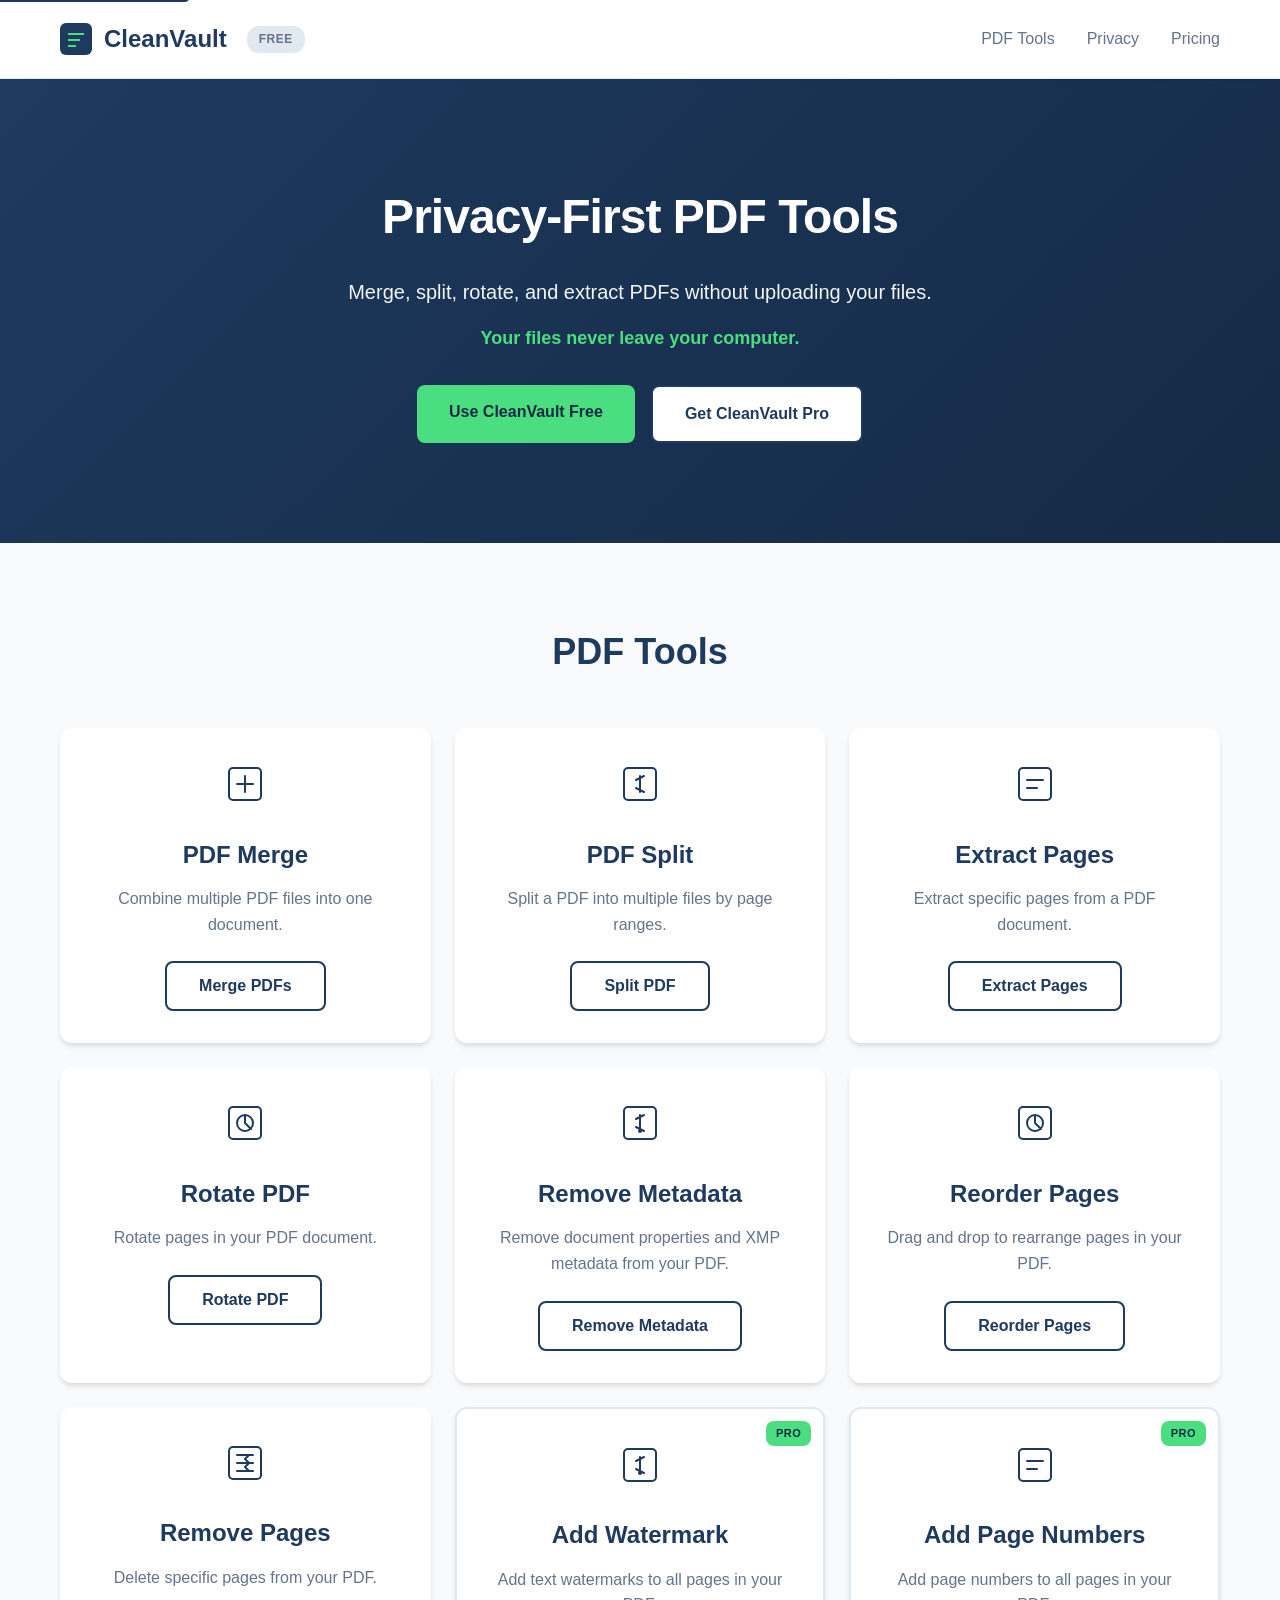
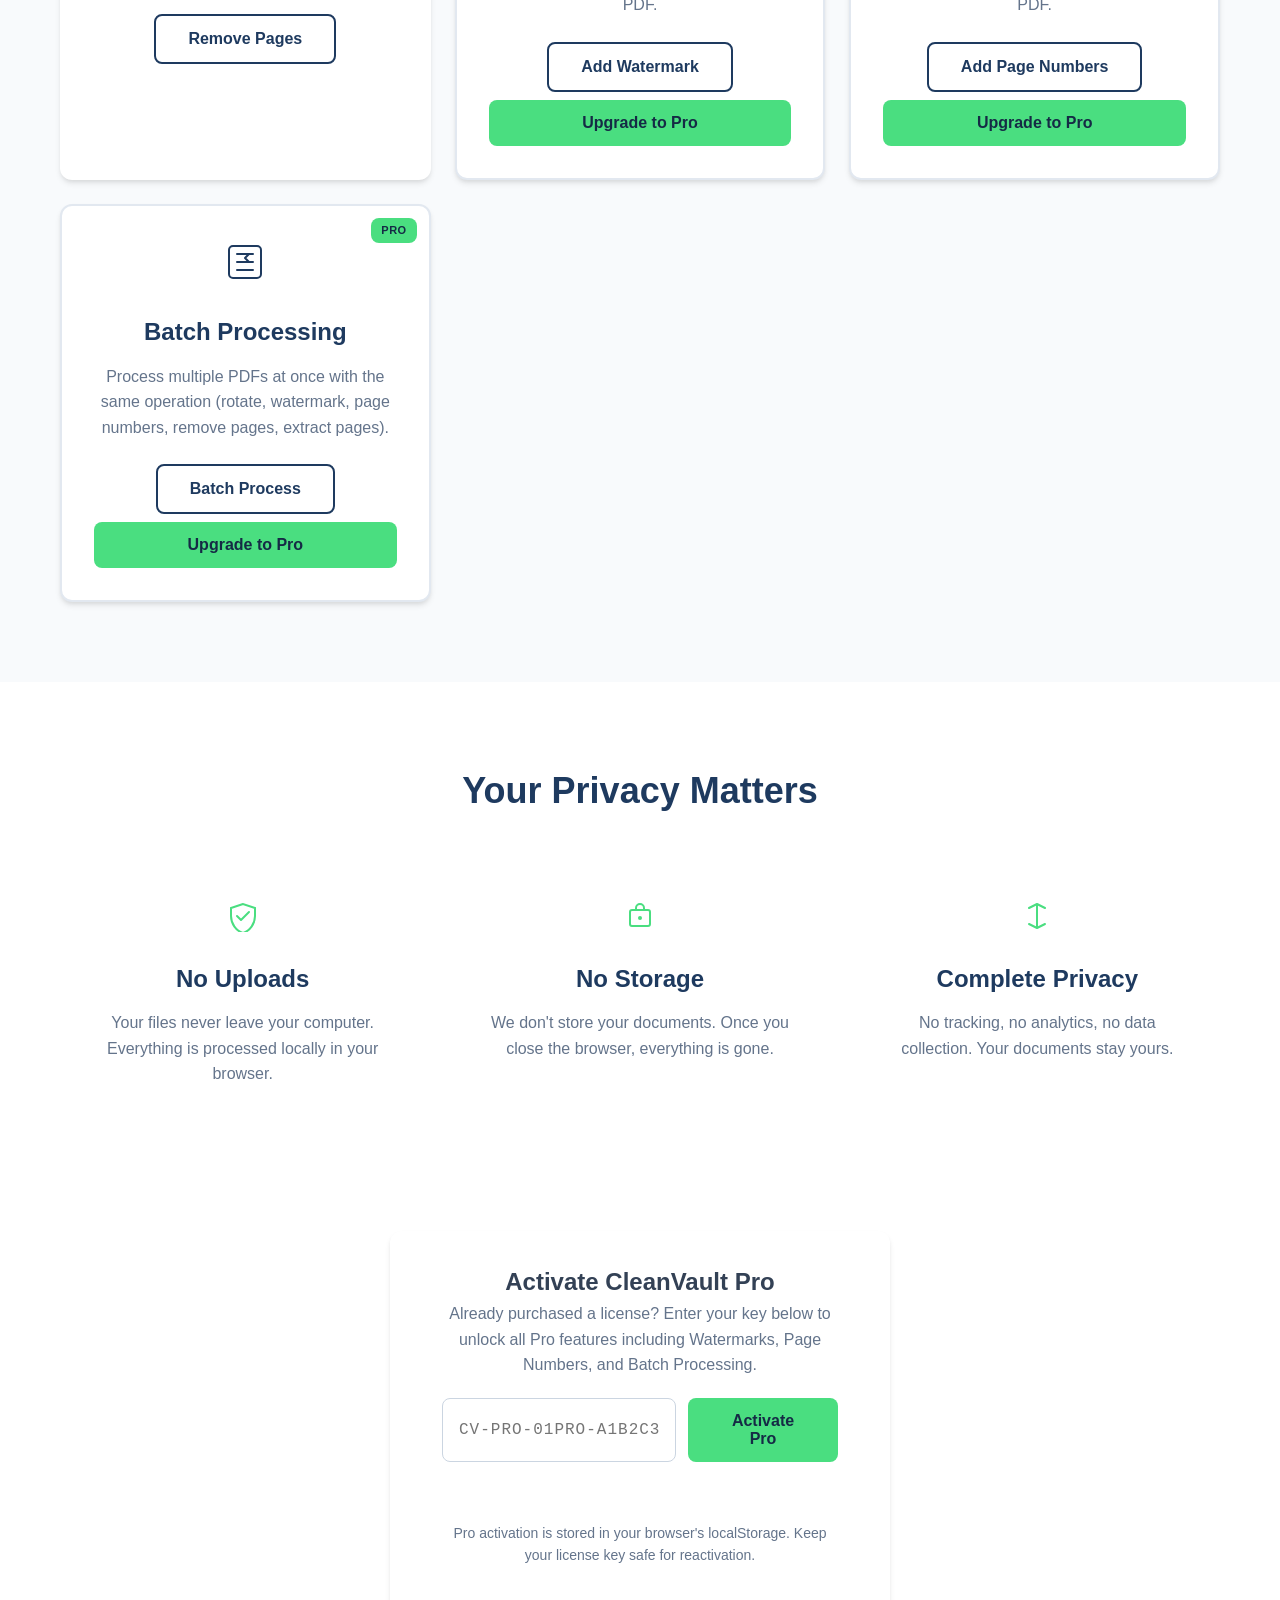
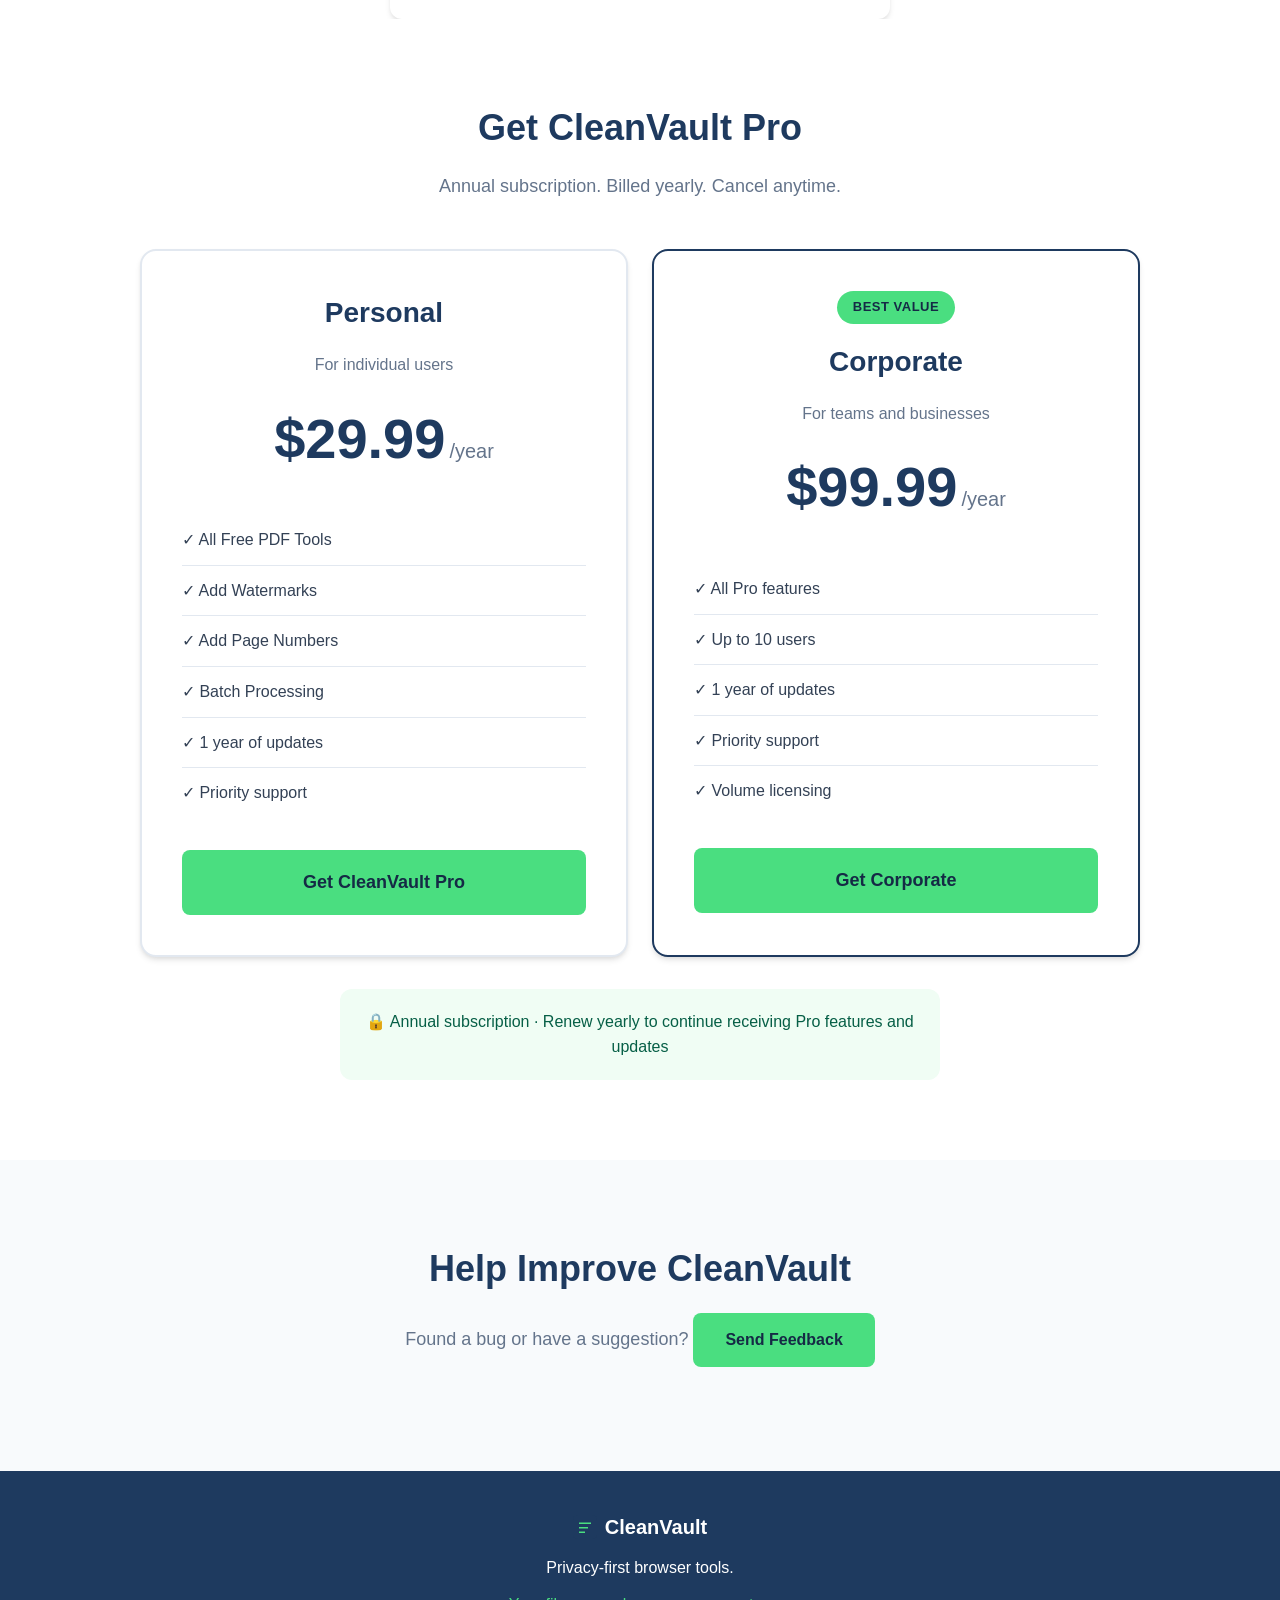
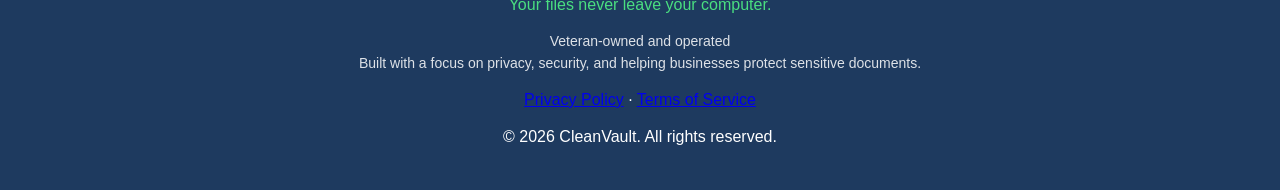
<file: index.html>
<!DOCTYPE html>
<html lang="en">
<head>
    <meta charset="UTF-8">
    <meta name="viewport" content="width=device-width, initial-scale=1.0">
    <meta name="description" content="Free privacy-first PDF tools that run in your browser. Merge, split, extract, rotate, and remove metadata from PDFs without uploading files. 100% local processing, complete privacy.">
    <meta name="keywords" content="privacy-first PDF tools, private PDF tools, browser-based PDF tools, PDF tools without uploading, local PDF processing, secure PDF tools, merge PDF, split PDF, extract PDF pages, remove PDF metadata, reorder PDF pages, rotate PDF, free PDF tools, online PDF tools">
    <meta name="author" content="CleanVault">
    <meta name="robots" content="index, follow">
    <meta name="googlebot" content="index, follow">
    
    <!-- Canonical URL -->
    <link rel="canonical" href="https://cleanvault.github.io/">
    
    <!-- Open Graph / Facebook -->
    <meta property="og:type" content="website">
    <meta property="og:url" content="https://cleanvault.github.io/">
    <meta property="og:title" content="CleanVault - Privacy-First PDF Tools That Run In Your Browser">
    <meta property="og:description" content="Free privacy-first PDF tools. Merge, split, extract, rotate PDFs without uploading files. 100% local processing in your browser. Complete privacy.">
    <meta property="og:image" content="https://cleanvault.github.io/assets/logo.svg">
    <meta property="og:image:width" content="512">
    <meta property="og:image:height" content="512">
    <meta property="og:locale" content="en_US">
    <meta property="og:site_name" content="CleanVault">
    
    <!-- Twitter -->
    <meta name="twitter:card" content="summary_large_image">
    <meta name="twitter:url" content="https://cleanvault.github.io/">
    <meta name="twitter:title" content="CleanVault - Privacy-First PDF Tools That Run In Your Browser">
    <meta name="twitter:description" content="Free privacy-first PDF tools. Merge, split, extract, rotate PDFs without uploading files. 100% local processing in your browser.">
    <meta name="twitter:image" content="https://cleanvault.github.io/assets/logo.svg">
    
    <!-- Favicon -->
    <link rel="icon" type="image/x-icon" href="assets/favicon.ico">
    <link rel="icon" type="image/png" sizes="16x16" href="assets/favicon-16x16.png">
    <link rel="icon" type="image/png" sizes="32x32" href="assets/favicon-32x32.png">
    <link rel="icon" type="image/png" sizes="48x48" href="assets/favicon-48x48.png">
    <link rel="apple-touch-icon" sizes="180x180" href="assets/apple-touch-icon.png">
    <link rel="icon" type="image/svg+xml" href="assets/logo.svg">
    
    <!-- Stylesheet -->
    <link rel="stylesheet" href="style.css">
    
    <!-- Structured Data / Schema.org -->
    <script type="application/ld+json">
    {
        "@context": "https://schema.org",
        "@type": "WebApplication",
        "name": "CleanVault",
        "applicationCategory": "UtilityApplication",
        "operatingSystem": "Any (Browser-based)",
        "offers": [
            {
                "@type": "Offer",
                "name": "CleanVault Free",
                "price": "0",
                "priceCurrency": "USD",
                "description": "Free PDF tools with daily usage limits"
            },
            {
                "@type": "Offer",
                "name": "CleanVault Pro Personal",
                "price": "29.99",
                "priceCurrency": "USD",
                "description": "Annual subscription for individual users with unlimited access"
            },
            {
                "@type": "Offer",
                "name": "CleanVault Pro Corporate",
                "price": "99.99",
                "priceCurrency": "USD",
                "description": "Annual subscription for teams up to 10 users"
            }
        ],
        "description": "Privacy-first PDF tools that run entirely in your browser. Merge, split, extract, rotate, and manage PDFs without uploading files. 100% local processing ensures complete privacy.",
        "url": "https://cleanvault.github.io",
        "featureList": [
            "Merge PDF files",
            "Split PDF by page ranges",
            "Extract specific pages",
            "Rotate PDF pages",
            "Remove PDF metadata",
            "Reorder PDF pages",
            "Remove pages from PDF",
            "Add watermarks (Pro)",
            "Add page numbers (Pro)",
            "Batch processing (Pro)"
        ],
        "screenshot": "https://cleanvault.github.io/assets/logo.svg",
        "softwareVersion": "1.0.0",
        "creator": {
            "@type": "Organization",
            "name": "CleanVault"
        },
        "applicationSubCategory": "PDF Tools",
        "permissions": "browser-only",
        "availableOnChannel": "https://cleanvault.github.io"
    }
    </script>
    
    <title>CleanVault - Privacy-First PDF Tools That Run In Your Browser | Free PDF Tools</title>
</head>
<body>
    <!-- Skip to main content link for accessibility -->
    <a href="#main-content" class="skip-link">Skip to main content</a>
    
    <!-- Header -->
    <header class="header" role="banner">
        <div class="container">
            <div class="logo">
                <svg class="logo-icon" width="32" height="32" viewBox="0 0 32 32" fill="none" xmlns="http://www.w3.org/2000/svg" aria-label="CleanVault logo" role="img">
                    <title>CleanVault Logo</title>
                    <rect width="32" height="32" rx="6" fill="#1e3a5f"/>
                    <path d="M8 10h16v2H8zM8 16h12v2H8zM8 22h8v2H8z" fill="#4ade80"/>
                </svg>
                <span class="logo-text">CleanVault</span>
                <span id="pro-badge" class="pro-badge" aria-label="Free tier">Free</span>
            </div>
            <nav class="nav" role="navigation" aria-label="Main navigation">
                <a href="#tools">PDF Tools</a>
                <a href="#privacy">Privacy</a>
                <a href="#pricing">Pricing</a>
            </nav>
        </div>
    </header>

    <!-- Hero Section -->
    <section class="hero" aria-labelledby="hero-heading">
        <div class="container">
            <h1 id="hero-heading">Privacy-First PDF Tools</h1>
            <p class="hero-subtitle">Merge, split, rotate, and extract PDFs without uploading your files.</p>
            <p class="hero-tagline">Your files never leave your computer.</p>
            <div class="hero-buttons">
                <a href="#tools" class="btn btn-primary">Use CleanVault Free</a>
                <a href="#pricing" class="btn btn-secondary">Get CleanVault Pro</a>
            </div>
        </div>
    </section>

    <!-- Tools Section -->
    <section id="tools" class="tools" aria-labelledby="tools-heading">
        <div class="container">
            <h2 id="tools-heading">PDF Tools</h2>
            <div class="tools-grid">
                <!-- Merge PDF Card -->
                <article class="tool-card" aria-labelledby="merge-heading">
                    <div class="tool-icon">
                        <svg width="48" height="48" viewBox="0 0 48 48" fill="none" xmlns="http://www.w3.org/2000/svg" aria-label="Merge PDF icon" role="img">
                            <title>Merge PDF Icon</title>
                            <rect x="8" y="8" width="32" height="32" rx="4" stroke="currentColor" stroke-width="2"/>
                            <path d="M24 16v16M16 24h16" stroke="currentColor" stroke-width="2" stroke-linecap="round"/>
                        </svg>
                    </div>
                    <h3 id="merge-heading">PDF Merge</h3>
                    <p>Combine multiple PDF files into one document.</p>
                    <button class="btn btn-secondary" onclick="showTool('merge')" aria-label="Merge PDF files">Merge PDFs</button>
                </article>

                <!-- Split PDF Card -->
                <article class="tool-card" aria-labelledby="split-heading">
                    <div class="tool-icon">
                        <svg width="48" height="48" viewBox="0 0 48 48" fill="none" xmlns="http://www.w3.org/2000/svg" aria-label="Split PDF icon" role="img">
                            <title>Split PDF Icon</title>
                            <rect x="8" y="8" width="32" height="32" rx="4" stroke="currentColor" stroke-width="2"/>
                            <path d="M24 16v16M20 20l8-4M20 28l8 4" stroke="currentColor" stroke-width="2" stroke-linecap="round" stroke-linejoin="round"/>
                        </svg>
                    </div>
                    <h3 id="split-heading">PDF Split</h3>
                    <p>Split a PDF into multiple files by page ranges.</p>
                    <button class="btn btn-secondary" onclick="showTool('split')" aria-label="Split PDF file">Split PDF</button>
                </article>

                <!-- Extract Pages Card -->
                <article class="tool-card" aria-labelledby="extract-heading">
                    <div class="tool-icon">
                        <svg width="48" height="48" viewBox="0 0 48 48" fill="none" xmlns="http://www.w3.org/2000/svg" aria-label="Extract pages icon" role="img">
                            <title>Extract Pages Icon</title>
                            <rect x="8" y="8" width="32" height="32" rx="4" stroke="currentColor" stroke-width="2"/>
                            <path d="M16 20h16M16 28h10" stroke="currentColor" stroke-width="2" stroke-linecap="round"/>
                        </svg>
                    </div>
                    <h3 id="extract-heading">Extract Pages</h3>
                    <p>Extract specific pages from a PDF document.</p>
                    <button class="btn btn-secondary" onclick="showTool('extract')" aria-label="Extract pages from PDF">Extract Pages</button>
                </article>

                <!-- Rotate PDF Card -->
                <article class="tool-card" aria-labelledby="rotate-heading">
                    <div class="tool-icon">
                        <svg width="48" height="48" viewBox="0 0 48 48" fill="none" xmlns="http://www.w3.org/2000/svg" aria-label="Rotate PDF icon" role="img">
                            <title>Rotate PDF Icon</title>
                            <rect x="8" y="8" width="32" height="32" rx="4" stroke="currentColor" stroke-width="2"/>
                            <path d="M24 16v8l6 6" stroke="currentColor" stroke-width="2" stroke-linecap="round" stroke-linejoin="round"/>
                            <path d="M24 32a8 8 0 100-16 8 8 0 000 16z" stroke="currentColor" stroke-width="2"/>
                        </svg>
                    </div>
                    <h3 id="rotate-heading">Rotate PDF</h3>
                    <p>Rotate pages in your PDF document.</p>
                    <button class="btn btn-secondary" onclick="showTool('rotate')" aria-label="Rotate PDF pages">Rotate PDF</button>
                </article>

                <!-- Remove Metadata Card -->
                <article class="tool-card" aria-labelledby="metadata-heading">
                    <div class="tool-icon">
                        <svg width="48" height="48" viewBox="0 0 48 48" fill="none" xmlns="http://www.w3.org/2000/svg" aria-label="Remove metadata icon" role="img">
                            <title>Remove Metadata Icon</title>
                            <rect x="8" y="8" width="32" height="32" rx="4" stroke="currentColor" stroke-width="2"/>
                            <path d="M24 16v16M20 20l8-4M20 28l8 4" stroke="currentColor" stroke-width="2" stroke-linecap="round" stroke-linejoin="round"/>
                            <circle cx="24" cy="32" r="2" fill="currentColor"/>
                        </svg>
                    </div>
                    <h3 id="metadata-heading">Remove Metadata</h3>
                    <p>Remove document properties and XMP metadata from your PDF.</p>
                    <button class="btn btn-secondary" onclick="showTool('remove-metadata')" aria-label="Remove metadata from PDF">Remove Metadata</button>
                </article>

                <!-- Reorder Pages Card -->
                <article class="tool-card" aria-labelledby="reorder-heading">
                    <div class="tool-icon">
                        <svg width="48" height="48" viewBox="0 0 48 48" fill="none" xmlns="http://www.w3.org/2000/svg" aria-label="Reorder pages icon" role="img">
                            <title>Reorder Pages Icon</title>
                            <rect x="8" y="8" width="32" height="32" rx="4" stroke="currentColor" stroke-width="2"/>
                            <path d="M24 16v8l6 6M24 32a8 8 0 100-16 8 8 0 000 16z" stroke="currentColor" stroke-width="2" stroke-linecap="round" stroke-linejoin="round"/>
                        </svg>
                    </div>
                    <h3 id="reorder-heading">Reorder Pages</h3>
                    <p>Drag and drop to rearrange pages in your PDF.</p>
                    <button class="btn btn-secondary" onclick="showTool('reorder')" aria-label="Reorder PDF pages">Reorder Pages</button>
                </article>

                <!-- Remove Pages Card -->
                <article class="tool-card" aria-labelledby="remove-heading">
                    <div class="tool-icon">
                        <svg width="48" height="48" viewBox="0 0 48 48" fill="none" xmlns="http://www.w3.org/2000/svg" aria-label="Remove pages icon" role="img">
                            <title>Remove Pages Icon</title>
                            <rect x="8" y="8" width="32" height="32" rx="4" stroke="currentColor" stroke-width="2"/>
                            <path d="M16 16h16M16 24h16M16 32h16" stroke="currentColor" stroke-width="2" stroke-linecap="round"/>
                            <path d="M28 16l-4 4 4 4M28 32l-4-4 4-4" stroke="currentColor" stroke-width="2" stroke-linecap="round" stroke-linejoin="round"/>
                        </svg>
                    </div>
                    <h3 id="remove-heading">Remove Pages</h3>
                    <p>Delete specific pages from your PDF.</p>
                    <button class="btn btn-secondary" onclick="showTool('remove')" aria-label="Remove pages from PDF">Remove Pages</button>
                </article>

                <!-- Watermark Card (Pro) -->
                <article class="tool-card pro-tool" aria-labelledby="watermark-heading">
                    <div class="pro-badge-card">Pro</div>
                    <div class="tool-icon">
                        <svg width="48" height="48" viewBox="0 0 48 48" fill="none" xmlns="http://www.w3.org/2000/svg" aria-label="Add watermark icon" role="img">
                            <title>Add Watermark Icon</title>
                            <rect x="8" y="8" width="32" height="32" rx="4" stroke="currentColor" stroke-width="2"/>
                            <path d="M24 16v16M20 20l8-4M20 28l8 4" stroke="currentColor" stroke-width="2" stroke-linecap="round" stroke-linejoin="round"/>
                            <circle cx="24" cy="32" r="2" fill="currentColor"/>
                        </svg>
                    </div>
                    <h3 id="watermark-heading">Add Watermark</h3>
                    <p>Add text watermarks to all pages in your PDF.</p>
                    <button class="btn btn-secondary" onclick="showTool('watermark')" aria-label="Add watermark to PDF">Add Watermark</button>
                    <button class="btn btn-upgrade" onclick="showUpgradeModal()" aria-label="Upgrade to Pro version">Upgrade to Pro</button>
                </article>

                <!-- Page Numbers Card (Pro) -->
                <article class="tool-card pro-tool" aria-labelledby="pagenumbers-heading">
                    <div class="pro-badge-card">Pro</div>
                    <div class="tool-icon">
                        <svg width="48" height="48" viewBox="0 0 48 48" fill="none" xmlns="http://www.w3.org/2000/svg" aria-label="Add page numbers icon" role="img">
                            <title>Add Page Numbers Icon</title>
                            <rect x="8" y="8" width="32" height="32" rx="4" stroke="currentColor" stroke-width="2"/>
                            <path d="M16 20h16M16 28h10" stroke="currentColor" stroke-width="2" stroke-linecap="round"/>
                        </svg>
                    </div>
                    <h3 id="pagenumbers-heading">Add Page Numbers</h3>
                    <p>Add page numbers to all pages in your PDF.</p>
                    <button class="btn btn-secondary" onclick="showTool('pagenumbers')" aria-label="Add page numbers to PDF">Add Page Numbers</button>
                    <button class="btn btn-upgrade" onclick="showUpgradeModal()" aria-label="Upgrade to Pro version">Upgrade to Pro</button>
                </article>

                <!-- Batch Processing Card (Pro) -->
                <article class="tool-card pro-tool" aria-labelledby="batch-heading">
                    <div class="pro-badge-card">Pro</div>
                    <div class="tool-icon">
                        <svg width="48" height="48" viewBox="0 0 48 48" fill="none" xmlns="http://www.w3.org/2000/svg" aria-label="Batch processing icon" role="img">
                            <title>Batch Processing Icon</title>
                            <rect x="8" y="8" width="32" height="32" rx="4" stroke="currentColor" stroke-width="2"/>
                            <path d="M16 16h16M16 24h16M16 32h16" stroke="currentColor" stroke-width="2" stroke-linecap="round"/>
                            <path d="M28 16l-4 4 4 4" stroke="currentColor" stroke-width="2" stroke-linecap="round" stroke-linejoin="round"/>
                        </svg>
                    </div>
                    <h3 id="batch-heading">Batch Processing</h3>
                    <p>Process multiple PDFs at once with the same operation (rotate, watermark, page numbers, remove pages, extract pages).</p>
                    <button class="btn btn-secondary" onclick="showTool('batch')" aria-label="Batch process PDF files">Batch Process</button>
                    <button class="btn btn-upgrade" onclick="showUpgradeModal()" aria-label="Upgrade to Pro version">Upgrade to Pro</button>
                </article>
            </div>
        </div>
    </section>

    <!-- Main Content -->
    <main id="main-content">
    <!-- Tool Interface Section -->
    <section id="tool-interface" class="tool-interface" style="display: none;" aria-label="PDF tool interface">
        <div class="container">
            <button class="btn-back" onclick="hideTool()" aria-label="Back to tools list">← Back to Tools</button>
            <div id="tool-content"></div>
        </div>
    </section>

    <!-- Privacy Section -->
    <section id="privacy" class="privacy" aria-labelledby="privacy-heading">
        <div class="container">
            <h2 id="privacy-heading">Your Privacy Matters</h2>
            <div class="privacy-content">
                <div class="privacy-item">
                    <svg width="32" height="32" viewBox="0 0 32 32" fill="none" xmlns="http://www.w3.org/2000/svg" aria-label="No uploads icon" role="img">
                        <title>No Uploads Icon</title>
                        <path d="M16 4L4 8v8c0 7.7 5.1 14.9 12 17 6.9-2.1 12-9.3 12-17V8L16 4z" stroke="currentColor" stroke-width="2" fill="none"/>
                        <path d="M10 16l4 4 8-8" stroke="currentColor" stroke-width="2" stroke-linecap="round" stroke-linejoin="round"/>
                    </svg>
                    <h3>No Uploads</h3>
                    <p>Your files never leave your computer. Everything is processed locally in your browser.</p>
                </div>
                <div class="privacy-item">
                    <svg width="32" height="32" viewBox="0 0 32 32" fill="none" xmlns="http://www.w3.org/2000/svg" aria-label="No storage icon" role="img">
                        <title>No Storage Icon</title>
                        <rect x="6" y="10" width="20" height="16" rx="2" stroke="currentColor" stroke-width="2" fill="none"/>
                        <path d="M12 10V8a4 4 0 018 0v2" stroke="currentColor" stroke-width="2" fill="none"/>
                        <circle cx="16" cy="18" r="2" fill="currentColor"/>
                    </svg>
                    <h3>No Storage</h3>
                    <p>We don't store your documents. Once you close the browser, everything is gone.</p>
                </div>
                <div class="privacy-item">
                    <svg width="32" height="32" viewBox="0 0 32 32" fill="none" xmlns="http://www.w3.org/2000/svg" aria-label="Complete privacy icon" role="img">
                        <title>Complete Privacy Icon</title>
                        <path d="M16 4v24M8 8l8-4 8 4M8 24l8 4 8-4" stroke="currentColor" stroke-width="2" stroke-linecap="round" stroke-linejoin="round"/>
                    </svg>
                    <h3>Complete Privacy</h3>
                    <p>No tracking, no analytics, no data collection. Your documents stay yours.</p>
                </div>
            </div>
        </div>
    </section>

    <!-- License Activation Section -->
    <section id="activation" class="activation-section" aria-labelledby="activation-heading">
        <div class="container">
            <h2 id="activation-heading">Activate CleanVault Pro</h2>
            <p>Already purchased a license? Enter your key below to unlock all Pro features including Watermarks, Page Numbers, and Batch Processing.</p>
            <div class="activation-form">
                <label for="license-input" class="visually-hidden">License Key</label>
                <input type="text" id="license-input" placeholder="CV-PRO-01PRO-A1B2C3D4-20271231ABCDEF1234567890" class="license-input" aria-describedby="activation-hint">
                <button id="activate-btn" class="btn btn-primary">Activate Pro</button>
            </div>
            <p id="activation-status" class="activation-status" aria-live="polite"></p>
            <button id="deactivate-btn" class="btn btn-secondary" style="display: none;">Deactivate Pro</button>
            <p id="activation-hint" class="form-hint">Pro activation is stored in your browser's localStorage. Keep your license key safe for reactivation.</p>
        </div>
    </section>

    <!-- Pricing Section -->
    <section id="pricing" class="pricing" aria-labelledby="pricing-heading">
        <div class="container">
            <h2 id="pricing-heading">Get CleanVault Pro</h2>
            <p class="pricing-subtitle">Annual subscription. Billed yearly. Cancel anytime.</p>
            
            <div class="pricing-grid">
                <!-- Personal Plan -->
                <div class="pricing-card">
                    <div class="pricing-header">
                        <h3>Personal</h3>
                        <p class="pricing-description">For individual users</p>
                        <div class="pricing-price">
                            <span class="price">$29.99</span>
                            <span class="period">/year</span>
                        </div>
                    </div>
                    
                    <ul class="pricing-features">
                        <li>✓ All Free PDF Tools</li>
                        <li>✓ Add Watermarks</li>
                        <li>✓ Add Page Numbers</li>
                        <li>✓ Batch Processing</li>
                        <li>✓ 1 year of updates</li>
                        <li>✓ Priority support</li>
                    </ul>
                    
                    <a href="https://buy.stripe.com/bJecN58Hma2v9xkaXacV200?success_url=https://cleanvault.github.io/success.html?plan=pro" target="_blank" class="btn btn-primary btn-pricing">
                        Get CleanVault Pro
                    </a>
                </div>
                
                <!-- Corporate Plan -->
                <div class="pricing-card corporate">
                    <div class="pricing-badge">Best Value</div>
                    <div class="pricing-header">
                        <h3>Corporate</h3>
                        <p class="pricing-description">For teams and businesses</p>
                        <div class="pricing-price">
                            <span class="price">$99.99</span>
                            <span class="period">/year</span>
                        </div>
                    </div>
                    
                    <ul class="pricing-features">
                        <li>✓ All Pro features</li>
                        <li>✓ Up to 10 users</li>
                        <li>✓ 1 year of updates</li>
                        <li>✓ Priority support</li>
                        <li>✓ Volume licensing</li>
                    </ul>
                    
                    <a href="https://buy.stripe.com/00wcN56zecaDaBoc1ecV201?success_url=https://cleanvault.github.io/success.html?plan=corp" target="_blank" class="btn btn-primary btn-pricing">
                        Get Corporate
                    </a>
                </div>
            </div>
            
            <div class="pricing-guarantee">
                <p>🔒 Annual subscription · Renew yearly to continue receiving Pro features and updates</p>
            </div>
        </div>
    </section>

    <!-- Feedback Section -->
    <section class="feedback" aria-labelledby="feedback-heading">
        <div class="container">
            <h2 id="feedback-heading">Help Improve CleanVault</h2>
            <p>Found a bug or have a suggestion? <a href="https://docs.google.com/forms/d/e/1FAIpQLSf2vqVLEq0DULlg8Reb09cunQntRQaAIHcis4HxZtbNZMVTkg/viewform?usp=header" target="_blank" rel="noopener noreferrer" class="btn btn-primary">Send Feedback</a></p>
        </div>
    </section>

    <!-- Footer -->
    <footer class="footer" role="contentinfo">
        <div class="container">
            <div class="footer-content">
                <div class="footer-logo">
                    <svg class="logo-icon" width="24" height="24" viewBox="0 0 32 32" fill="none" xmlns="http://www.w3.org/2000/svg" aria-label="CleanVault logo" role="img">
                        <title>CleanVault Logo</title>
                        <rect width="32" height="32" rx="6" fill="#1e3a5f"/>
                        <path d="M8 10h16v2H8zM8 16h12v2H8zM8 22h8v2H8z" fill="#4ade80"/>
                    </svg>
                    <span>CleanVault</span>
                </div>
                <p>Privacy-first browser tools.</p>
                <p class="footer-tagline">Your files never leave your computer.</p>
                <p class="footer-trust">Veteran-owned and operated<br>Built with a focus on privacy, security, and helping businesses protect sensitive documents.</p>
                <p class="footer-links">
                    <a href="privacy.html">Privacy Policy</a> · 
                    <a href="terms.html">Terms of Service</a>
                </p>
                <p class="footer-copyright">© 2026 CleanVault. All rights reserved.</p>
            </div>
        </div>
    </footer>
    </main>

    <!-- Scripts -->
    <script src="./vendor/pdf-lib.min.js" integrity="sha256-0f9a5cad07941f0826586c94e089d89b918c46e5c17cf2d5a3c6f666e3bc694f" crossorigin="anonymous"></script>
    <script src="js/pdf-tools.js"></script>
    <script src="js/license.js"></script>
    <script src="js/limits.js"></script>
    <script src="js/ui.js"></script>
    <script src="js/merge.js"></script>
    <script src="js/split.js"></script>
    <script src="js/extract.js"></script>
    <script src="js/rotate.js"></script>
    <script src="js/remove-metadata.js"></script>
    <script src="js/reorder.js"></script>
    <script src="js/watermark.js"></script>
    <script src="js/page-numbers.js"></script>
    <script src="js/remove.js"></script>
    <script src="js/batch.js"></script>

    <!-- Offline support: registers the service worker (non-fatal if unsupported) -->
    <script src="js/sw-register.js" defer></script>
</file>
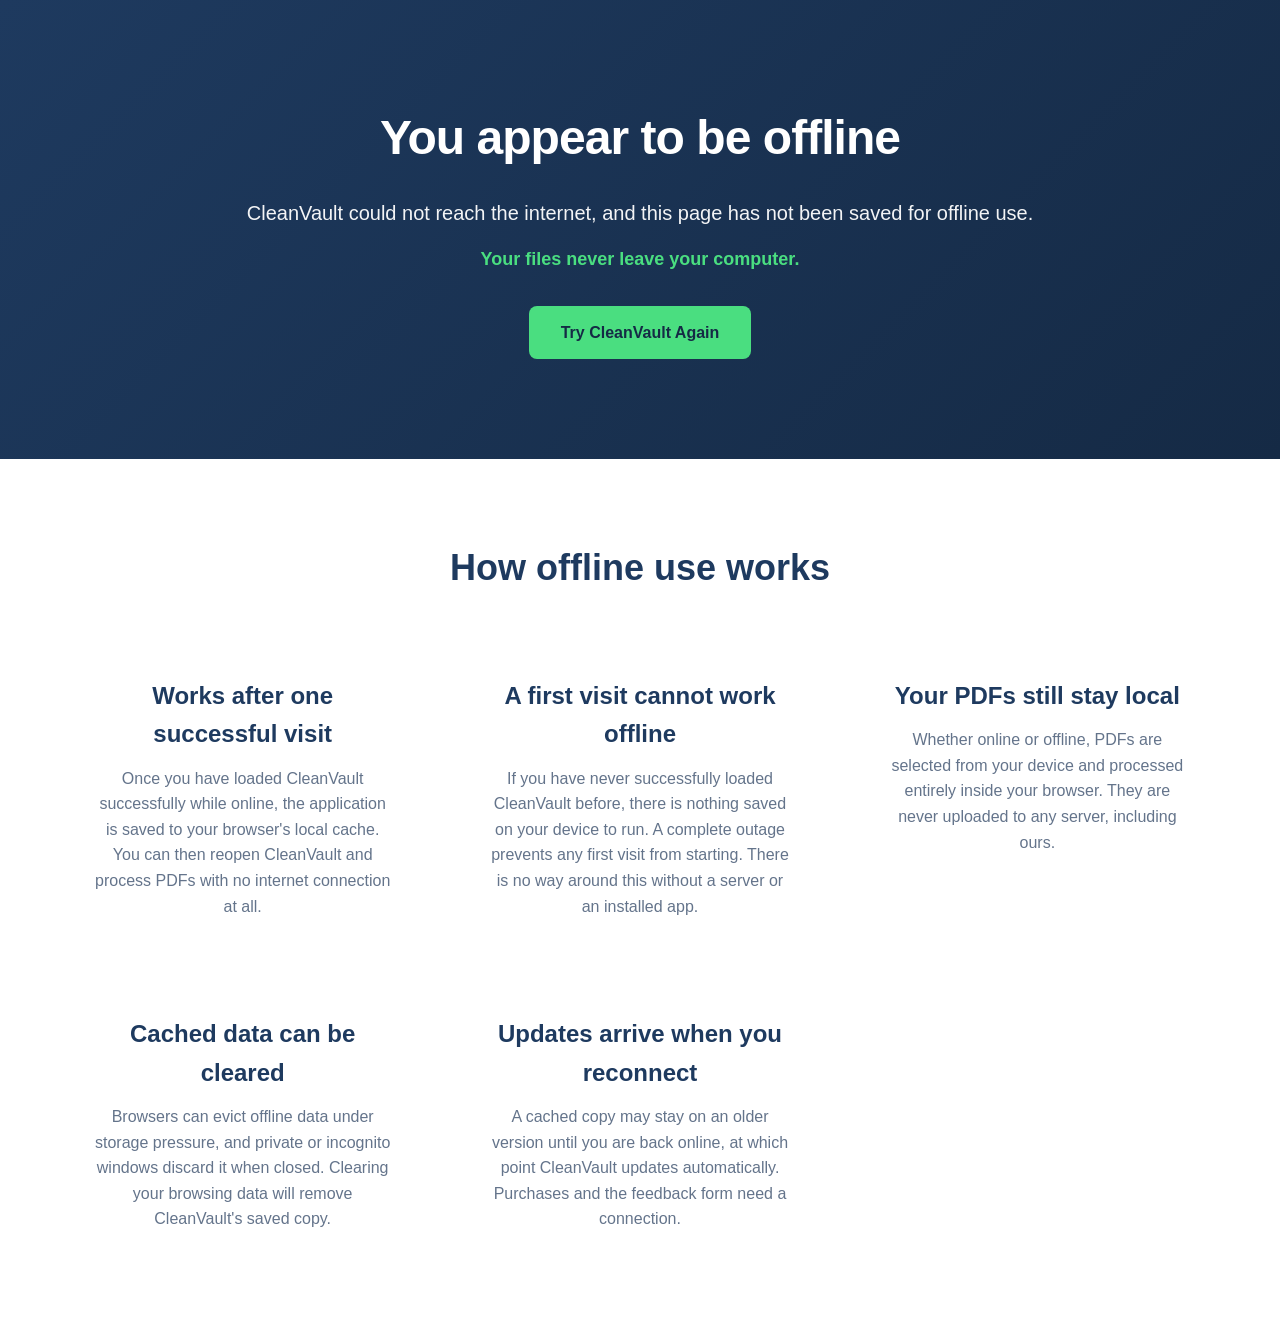
<file: offline.html>
<!DOCTYPE html>
<html lang="en">
<head>
    <meta charset="UTF-8">
    <meta name="viewport" content="width=device-width, initial-scale=1.0">
    <meta name="robots" content="noindex">
    <title>CleanVault - Offline</title>

    <link rel="icon" type="image/x-icon" href="assets/favicon.ico">
    <link rel="icon" type="image/svg+xml" href="assets/logo.svg">

    <link rel="stylesheet" href="style.css">
</head>
<body>
    <main id="main-content">
        <section class="hero" aria-labelledby="offline-heading">
            <div class="container">
                <h1 id="offline-heading">You appear to be offline</h1>
                <p class="hero-subtitle">CleanVault could not reach the internet, and this page has not been saved for offline use.</p>
                <p class="hero-tagline">Your files never leave your computer.</p>
                <div class="hero-buttons">
                    <a href="/" class="btn btn-primary">Try CleanVault Again</a>
                </div>
            </div>
        </section>

        <section class="privacy" aria-labelledby="offline-explainer">
            <div class="container">
                <h2 id="offline-explainer">How offline use works</h2>
                <div class="privacy-content">
                    <div class="privacy-item">
                        <h3>Works after one successful visit</h3>
                        <p>Once you have loaded CleanVault successfully while online, the application is saved to your browser's local cache. You can then reopen CleanVault and process PDFs with no internet connection at all.</p>
                    </div>
                    <div class="privacy-item">
                        <h3>A first visit cannot work offline</h3>
                        <p>If you have never successfully loaded CleanVault before, there is nothing saved on your device to run. A complete outage prevents any first visit from starting. There is no way around this without a server or an installed app.</p>
                    </div>
                    <div class="privacy-item">
                        <h3>Your PDFs still stay local</h3>
                        <p>Whether online or offline, PDFs are selected from your device and processed entirely inside your browser. They are never uploaded to any server, including ours.</p>
                    </div>
                    <div class="privacy-item">
                        <h3>Cached data can be cleared</h3>
                        <p>Browsers can evict offline data under storage pressure, and private or incognito windows discard it when closed. Clearing your browsing data will remove CleanVault's saved copy.</p>
                    </div>
                    <div class="privacy-item">
                        <h3>Updates arrive when you reconnect</h3>
                        <p>A cached copy may stay on an older version until you are back online, at which point CleanVault updates automatically. Purchases and the feedback form need a connection.</p>
                    </div>
                </div>
            </div>
        </section>
    </main>
</body>
</html>
</file>
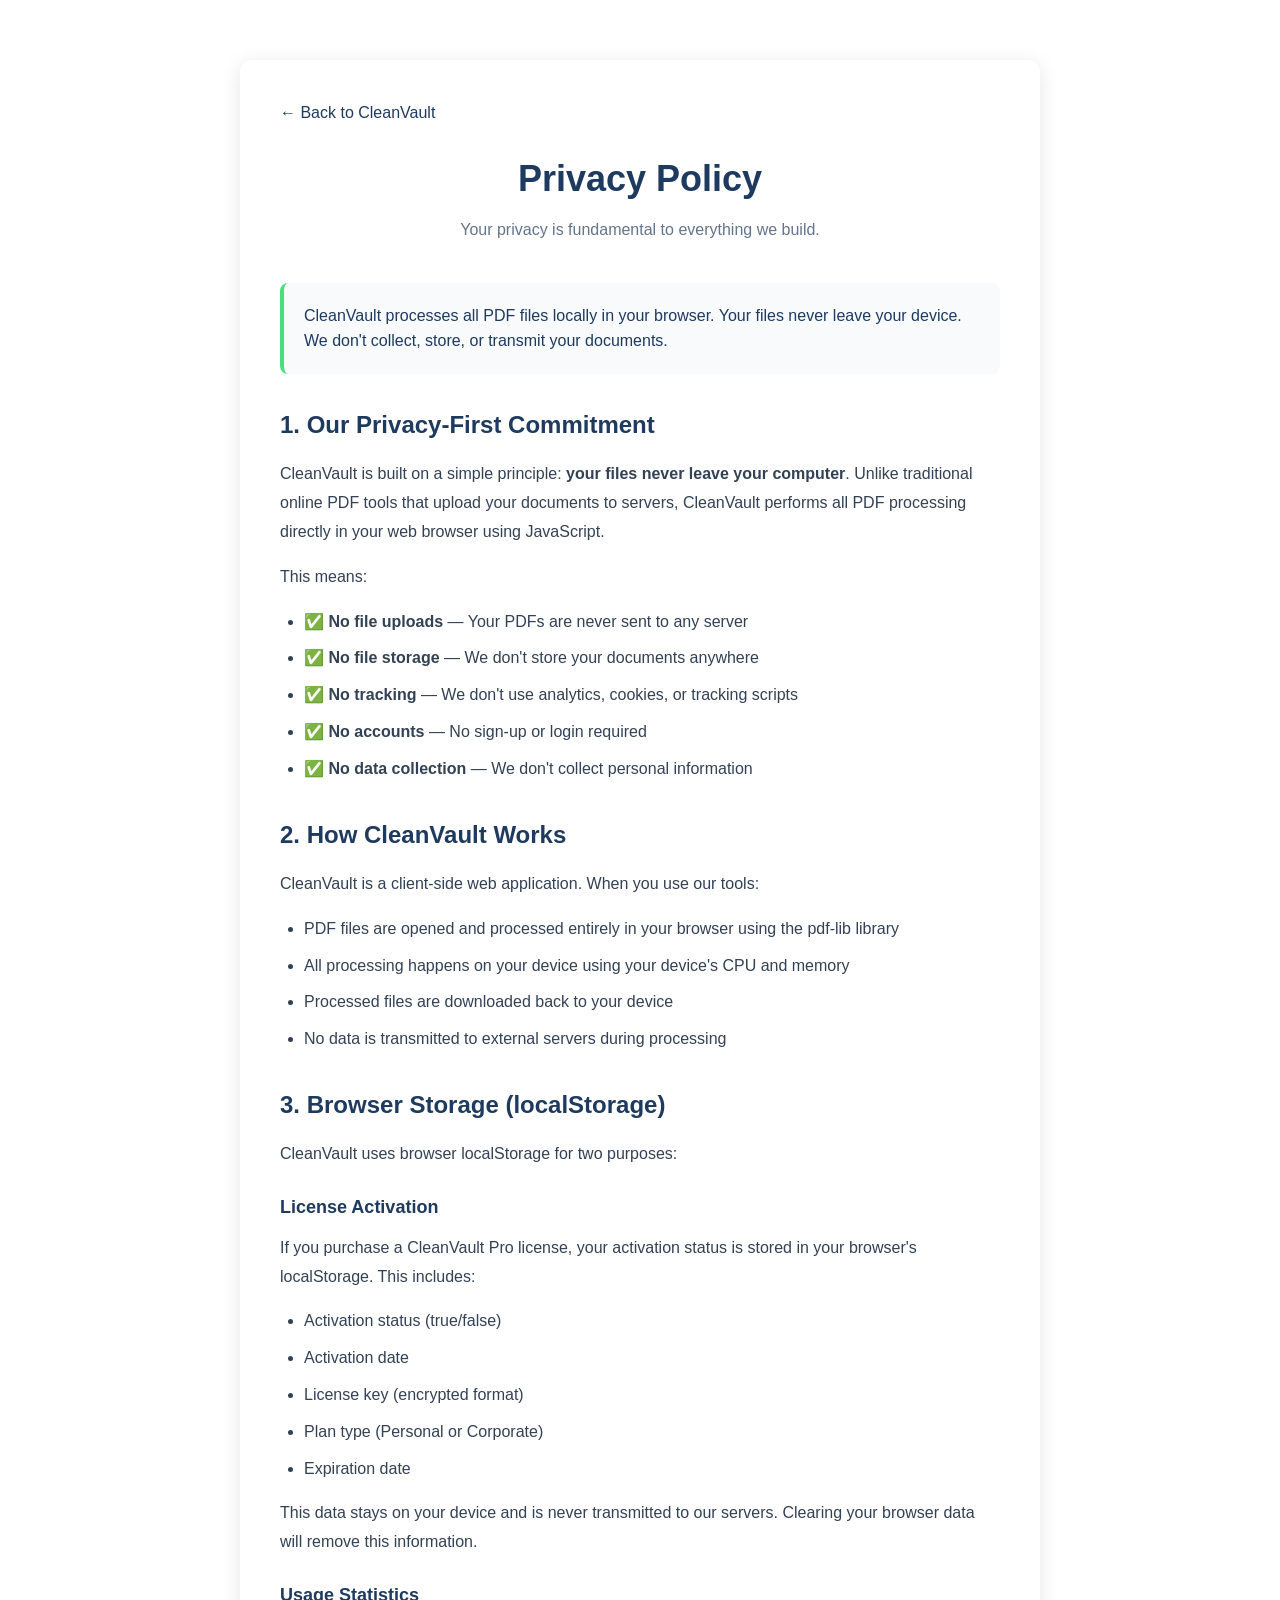
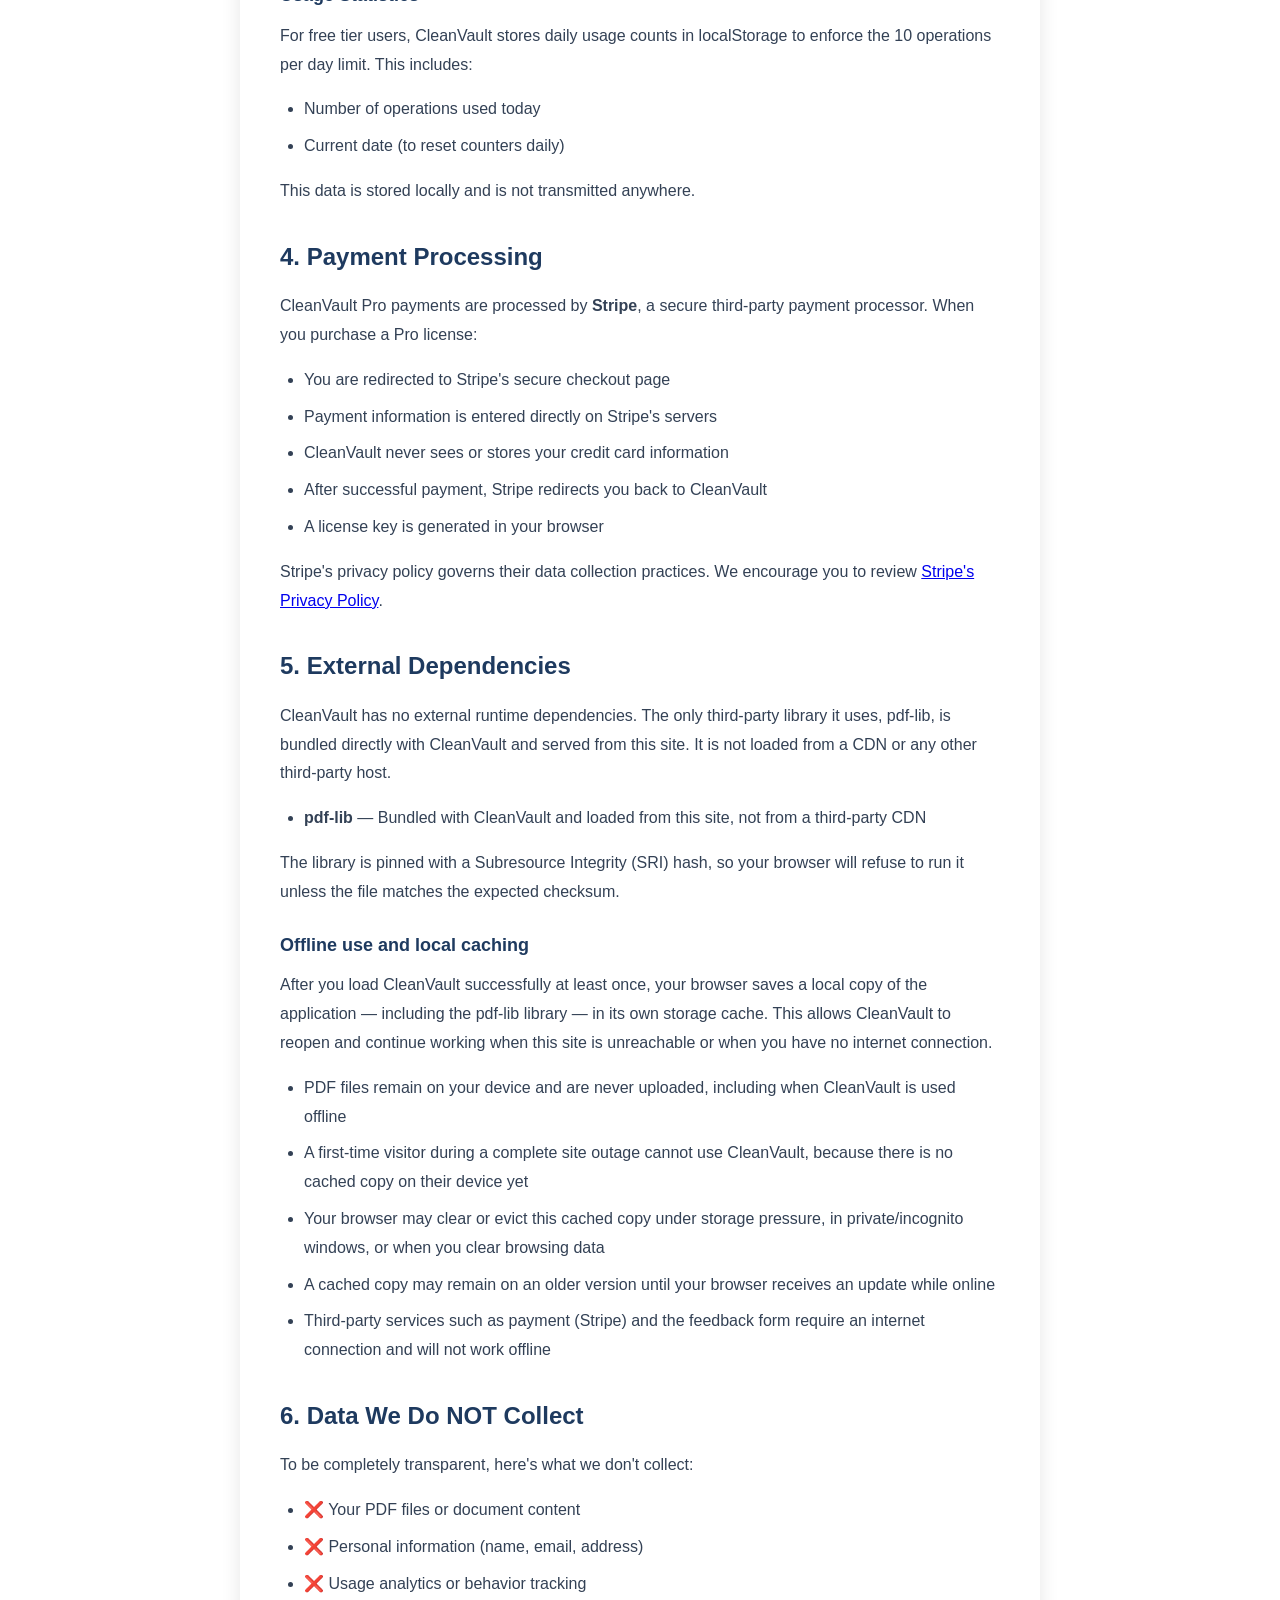
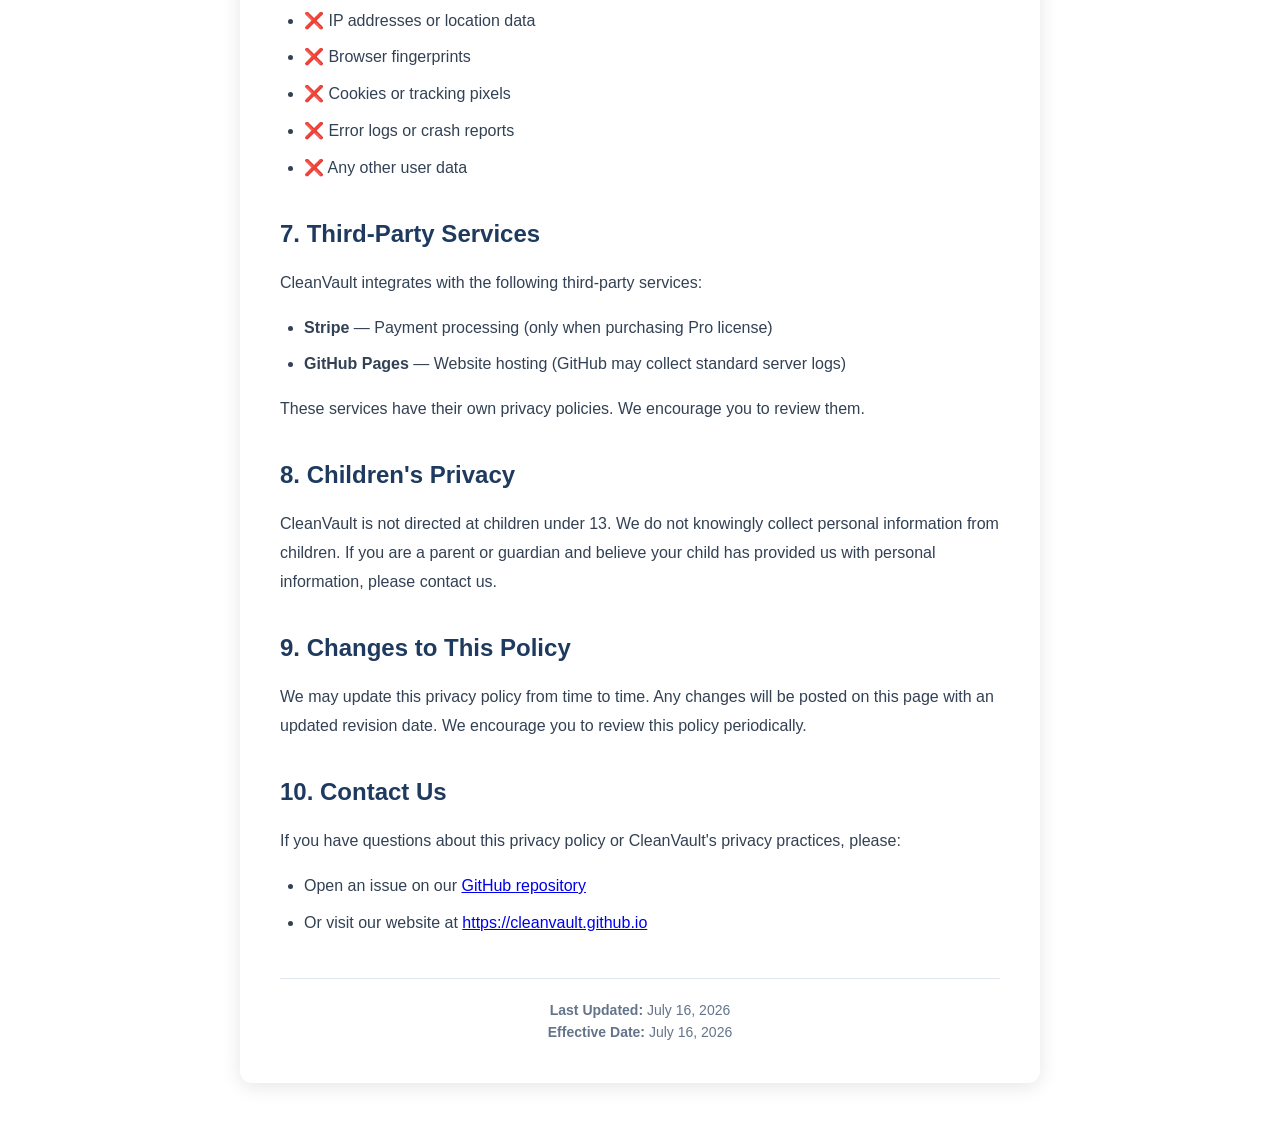
<file: privacy.html>
<!DOCTYPE html>
<html lang="en">
<head>
    <meta charset="UTF-8">
    <meta name="viewport" content="width=device-width, initial-scale=1.0">
    <meta name="description" content="CleanVault Privacy Policy - Learn how we protect your privacy with browser-based PDF processing, no data collection, and no file uploads.">
    <meta name="robots" content="noindex, nofollow">
    <meta name="author" content="CleanVault">
    
    <!-- Canonical URL -->
    <link rel="canonical" href="https://cleanvault.github.io/privacy.html">
    
    <!-- Favicon -->
    <link rel="icon" type="image/x-icon" href="assets/favicon.ico">
    <link rel="icon" type="image/png" sizes="16x16" href="assets/favicon-16x16.png">
    <link rel="icon" type="image/png" sizes="32x32" href="assets/favicon-32x32.png">
    <link rel="icon" type="image/png" sizes="48x48" href="assets/favicon-48x48.png">
    <link rel="apple-touch-icon" sizes="180x180" href="assets/apple-touch-icon.png">
    <link rel="icon" type="image/svg+xml" href="assets/logo.svg">
    
    <!-- Stylesheet -->
    <link rel="stylesheet" href="style.css">
    
    <title>Privacy Policy - CleanVault</title>
    <style>
        .legal-container {
            max-width: 800px;
            margin: 60px auto;
            padding: 40px;
            background: white;
            border-radius: 12px;
            box-shadow: 0 4px 20px rgba(0, 0, 0, 0.1);
        }

        .legal-header {
            text-align: center;
            margin-bottom: 40px;
        }

        .legal-header h1 {
            font-size: 36px;
            color: #1e3a5f;
            margin-bottom: 10px;
        }

        .legal-header p {
            color: #64748b;
            font-size: 16px;
        }

        .legal-section {
            margin-bottom: 32px;
        }

        .legal-section h2 {
            font-size: 24px;
            color: #1e3a5f;
            margin-bottom: 16px;
            margin-top: 32px;
        }

        .legal-section h3 {
            font-size: 18px;
            color: #1e3a5f;
            margin-top: 24px;
            margin-bottom: 12px;
        }

        .legal-section p {
            color: #334155;
            line-height: 1.8;
            margin-bottom: 16px;
        }

        .legal-section ul {
            margin-left: 24px;
            margin-bottom: 16px;
        }

        .legal-section li {
            color: #334155;
            line-height: 1.8;
            margin-bottom: 8px;
        }

        .highlight-box {
            background: #f8fafc;
            border-left: 4px solid #4ade80;
            padding: 20px;
            border-radius: 8px;
            margin: 24px 0;
        }

        .highlight-box p {
            margin: 0;
            color: #1e3a5f;
            font-weight: 500;
        }

        .back-link {
            display: inline-block;
            margin-bottom: 24px;
            color: #1e3a5f;
            text-decoration: none;
            font-weight: 500;
        }

        .back-link:hover {
            text-decoration: underline;
        }

        .last-updated {
            text-align: center;
            color: #64748b;
            font-size: 14px;
            margin-top: 40px;
            padding-top: 20px;
            border-top: 1px solid #e2e8f0;
        }
    </style>
</head>
<body>
    <div class="legal-container">
        <a href="index.html" class="back-link">← Back to CleanVault</a>
        
        <div class="legal-header">
            <h1>Privacy Policy</h1>
            <p>Your privacy is fundamental to everything we build.</p>
        </div>

        <div class="highlight-box">
            <p>CleanVault processes all PDF files locally in your browser. Your files never leave your device. We don't collect, store, or transmit your documents.</p>
        </div>

        <div class="legal-section">
            <h2>1. Our Privacy-First Commitment</h2>
            <p>CleanVault is built on a simple principle: <strong>your files never leave your computer</strong>. Unlike traditional online PDF tools that upload your documents to servers, CleanVault performs all PDF processing directly in your web browser using JavaScript.</p>
            
            <p>This means:</p>
            <ul>
                <li>✅ <strong>No file uploads</strong> — Your PDFs are never sent to any server</li>
                <li>✅ <strong>No file storage</strong> — We don't store your documents anywhere</li>
                <li>✅ <strong>No tracking</strong> — We don't use analytics, cookies, or tracking scripts</li>
                <li>✅ <strong>No accounts</strong> — No sign-up or login required</li>
                <li>✅ <strong>No data collection</strong> — We don't collect personal information</li>
            </ul>
        </div>

        <div class="legal-section">
            <h2>2. How CleanVault Works</h2>
            <p>CleanVault is a client-side web application. When you use our tools:</p>
            <ul>
                <li>PDF files are opened and processed entirely in your browser using the pdf-lib library</li>
                <li>All processing happens on your device using your device's CPU and memory</li>
                <li>Processed files are downloaded back to your device</li>
                <li>No data is transmitted to external servers during processing</li>
            </ul>
        </div>

        <div class="legal-section">
            <h2>3. Browser Storage (localStorage)</h2>
            <p>CleanVault uses browser localStorage for two purposes:</p>
            
            <h3>License Activation</h3>
            <p>If you purchase a CleanVault Pro license, your activation status is stored in your browser's localStorage. This includes:</p>
            <ul>
                <li>Activation status (true/false)</li>
                <li>Activation date</li>
                <li>License key (encrypted format)</li>
                <li>Plan type (Personal or Corporate)</li>
                <li>Expiration date</li>
            </ul>
            <p>This data stays on your device and is never transmitted to our servers. Clearing your browser data will remove this information.</p>
            
            <h3>Usage Statistics</h3>
            <p>For free tier users, CleanVault stores daily usage counts in localStorage to enforce the 10 operations per day limit. This includes:</p>
            <ul>
                <li>Number of operations used today</li>
                <li>Current date (to reset counters daily)</li>
            </ul>
            <p>This data is stored locally and is not transmitted anywhere.</p>
        </div>

        <div class="legal-section">
            <h2>4. Payment Processing</h2>
            <p>CleanVault Pro payments are processed by <strong>Stripe</strong>, a secure third-party payment processor. When you purchase a Pro license:</p>
            <ul>
                <li>You are redirected to Stripe's secure checkout page</li>
                <li>Payment information is entered directly on Stripe's servers</li>
                <li>CleanVault never sees or stores your credit card information</li>
                <li>After successful payment, Stripe redirects you back to CleanVault</li>
                <li>A license key is generated in your browser</li>
            </ul>
            <p>Stripe's privacy policy governs their data collection practices. We encourage you to review <a href="https://stripe.com/privacy" target="_blank" rel="noopener noreferrer">Stripe's Privacy Policy</a>.</p>
        </div>

        <div class="legal-section">
            <h2>5. External Dependencies</h2>
            <p>CleanVault has no external runtime dependencies. The only third-party library it uses, pdf-lib, is bundled directly with CleanVault and served from this site. It is not loaded from a CDN or any other third-party host.</p>
            <ul>
                <li><strong>pdf-lib</strong> — Bundled with CleanVault and loaded from this site, not from a third-party CDN</li>
            </ul>
            <p>The library is pinned with a Subresource Integrity (SRI) hash, so your browser will refuse to run it unless the file matches the expected checksum.</p>

            <h3>Offline use and local caching</h3>
            <p>After you load CleanVault successfully at least once, your browser saves a local copy of the application — including the pdf-lib library — in its own storage cache. This allows CleanVault to reopen and continue working when this site is unreachable or when you have no internet connection.</p>
            <ul>
                <li>PDF files remain on your device and are never uploaded, including when CleanVault is used offline</li>
                <li>A first-time visitor during a complete site outage cannot use CleanVault, because there is no cached copy on their device yet</li>
                <li>Your browser may clear or evict this cached copy under storage pressure, in private/incognito windows, or when you clear browsing data</li>
                <li>A cached copy may remain on an older version until your browser receives an update while online</li>
                <li>Third-party services such as payment (Stripe) and the feedback form require an internet connection and will not work offline</li>
            </ul>
        </div>

        <div class="legal-section">
            <h2>6. Data We Do NOT Collect</h2>
            <p>To be completely transparent, here's what we don't collect:</p>
            <ul>
                <li>❌ Your PDF files or document content</li>
                <li>❌ Personal information (name, email, address)</li>
                <li>❌ Usage analytics or behavior tracking</li>
                <li>❌ IP addresses or location data</li>
                <li>❌ Browser fingerprints</li>
                <li>❌ Cookies or tracking pixels</li>
                <li>❌ Error logs or crash reports</li>
                <li>❌ Any other user data</li>
            </ul>
        </div>

        <div class="legal-section">
            <h2>7. Third-Party Services</h2>
            <p>CleanVault integrates with the following third-party services:</p>
            <ul>
                <li><strong>Stripe</strong> — Payment processing (only when purchasing Pro license)</li>
                <li><strong>GitHub Pages</strong> — Website hosting (GitHub may collect standard server logs)</li>
            </ul>
            <p>These services have their own privacy policies. We encourage you to review them.</p>
        </div>

        <div class="legal-section">
            <h2>8. Children's Privacy</h2>
            <p>CleanVault is not directed at children under 13. We do not knowingly collect personal information from children. If you are a parent or guardian and believe your child has provided us with personal information, please contact us.</p>
        </div>

        <div class="legal-section">
            <h2>9. Changes to This Policy</h2>
            <p>We may update this privacy policy from time to time. Any changes will be posted on this page with an updated revision date. We encourage you to review this policy periodically.</p>
        </div>

        <div class="legal-section">
            <h2>10. Contact Us</h2>
            <p>If you have questions about this privacy policy or CleanVault's privacy practices, please:</p>
            <ul>
                <li>Open an issue on our <a href="https://github.com/cleanvault/cleanvault.github.io" target="_blank" rel="noopener noreferrer">GitHub repository</a></li>
                <li>Or visit our website at <a href="https://cleanvault.github.io">https://cleanvault.github.io</a></li>
            </ul>
        </div>

        <div class="last-updated">
            <p><strong>Last Updated:</strong> July 16, 2026</p>
            <p><strong>Effective Date:</strong> July 16, 2026</p>
        </div>
    </div>
</body>
</html>
</file>
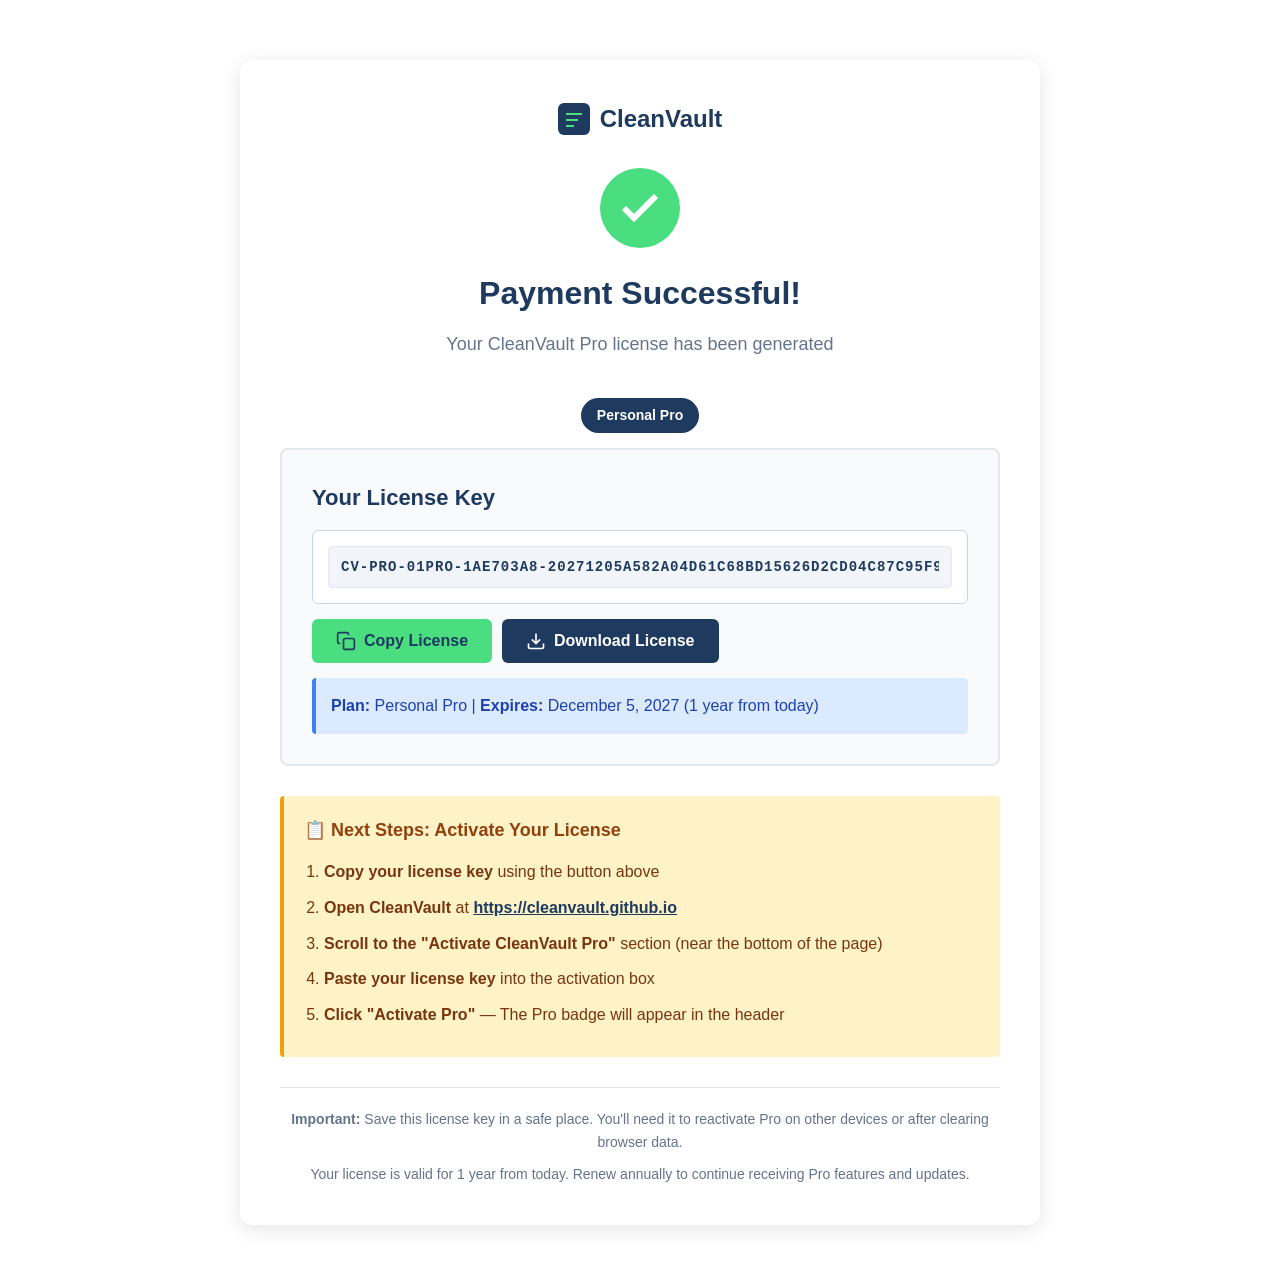
<file: success.html>
<!DOCTYPE html>
<html lang="en">
<head>
    <meta charset="UTF-8">
    <meta name="viewport" content="width=device-width, initial-scale=1.0">
    <meta name="description" content="Your CleanVault Pro license has been successfully generated. Get your license key and activate Pro features including watermarks, page numbers, and batch processing.">
    <meta name="robots" content="noindex, nofollow">
    <meta name="author" content="CleanVault">
    
    <!-- Canonical URL -->
    <link rel="canonical" href="https://cleanvault.github.io/success.html">
    
    <!-- Open Graph / Facebook -->
    <meta property="og:type" content="website">
    <meta property="og:url" content="https://cleanvault.github.io/success.html">
    <meta property="og:title" content="Payment Successful - CleanVault Pro">
    <meta property="og:description" content="Your CleanVault Pro license has been generated. Activate your license to unlock all Pro features.">
    <meta property="og:image" content="https://cleanvault.github.io/assets/logo.svg">
    <meta property="og:image:width" content="512">
    <meta property="og:image:height" content="512">
    <meta property="og:locale" content="en_US">
    <meta property="og:site_name" content="CleanVault">
    
    <!-- Twitter -->
    <meta name="twitter:card" content="summary">
    <meta name="twitter:url" content="https://cleanvault.github.io/success.html">
    <meta name="twitter:title" content="Payment Successful - CleanVault Pro">
    <meta name="twitter:description" content="Your CleanVault Pro license has been generated.">
    <meta name="twitter:image" content="https://cleanvault.github.io/assets/logo.svg">
    
    <!-- Favicon -->
    <link rel="icon" type="image/x-icon" href="assets/favicon.ico">
    <link rel="icon" type="image/png" sizes="16x16" href="assets/favicon-16x16.png">
    <link rel="icon" type="image/png" sizes="32x32" href="assets/favicon-32x32.png">
    <link rel="icon" type="image/png" sizes="48x48" href="assets/favicon-48x48.png">
    <link rel="apple-touch-icon" sizes="180x180" href="assets/apple-touch-icon.png">
    <link rel="icon" type="image/svg+xml" href="assets/logo.svg">
    
    <!-- Stylesheet -->
    <link rel="stylesheet" href="style.css">
    
    <title>Payment Successful - CleanVault Pro License Generated</title>
    <style>
        .success-container {
            max-width: 800px;
            margin: 60px auto;
            padding: 40px;
            background: white;
            border-radius: 12px;
            box-shadow: 0 4px 20px rgba(0, 0, 0, 0.1);
        }

        .success-header {
            text-align: center;
            margin-bottom: 40px;
        }

        .success-icon {
            width: 80px;
            height: 80px;
            margin: 0 auto 20px;
            background: #4ade80;
            border-radius: 50%;
            display: flex;
            align-items: center;
            justify-content: center;
        }

        .success-icon svg {
            width: 48px;
            height: 48px;
            stroke: white;
            stroke-width: 3;
            fill: none;
        }

        .success-title {
            font-size: 32px;
            color: #1e3a5f;
            margin-bottom: 10px;
        }

        .success-subtitle {
            font-size: 18px;
            color: #64748b;
        }

        .license-section {
            background: #f8fafc;
            border: 2px solid #e2e8f0;
            border-radius: 8px;
            padding: 30px;
            margin-bottom: 30px;
        }

        .license-section h2 {
            color: #1e3a5f;
            margin-bottom: 15px;
            font-size: 22px;
        }

        .license-box {
            background: white;
            border: 1px solid #cbd5e1;
            border-radius: 6px;
            padding: 15px;
            margin-bottom: 15px;
        }

        .license-input {
            width: 100%;
            padding: 12px;
            font-family: 'Courier New', monospace;
            font-size: 14px;
            border: 1px solid #e2e8f0;
            border-radius: 4px;
            background: #f8fafc;
            color: #1e3a5f;
            font-weight: 600;
        }

        .license-input:read-only {
            background: #f1f5f9;
            cursor: text;
        }

        .license-actions {
            display: flex;
            gap: 10px;
            margin-top: 15px;
        }

        .btn {
            padding: 12px 24px;
            border: none;
            border-radius: 6px;
            font-size: 16px;
            font-weight: 600;
            cursor: pointer;
            text-decoration: none;
            display: inline-flex;
            align-items: center;
            justify-content: center;
            gap: 8px;
            transition: all 0.2s;
        }

        .btn-primary {
            background: #1e3a5f;
            color: white;
        }

        .btn-primary:hover {
            background: #2d4a7c;
        }

        .btn-secondary {
            background: #e2e8f0;
            color: #1e3a5f;
        }

        .btn-secondary:hover {
            background: #cbd5e1;
        }

        .btn-success {
            background: #4ade80;
            color: #1e3a5f;
        }

        .btn-success:hover {
            background: #22c55e;
        }

        .instructions {
            background: #fef3c7;
            border-left: 4px solid #f59e0b;
            padding: 20px;
            border-radius: 4px;
            margin-bottom: 30px;
        }

        .instructions h3 {
            color: #92400e;
            margin-bottom: 15px;
            font-size: 18px;
        }

        .instructions ol {
            margin: 0;
            padding-left: 20px;
            color: #78350f;
        }

        .instructions li {
            margin-bottom: 10px;
            line-height: 1.6;
        }

        .instructions a {
            color: #1e3a5f;
            font-weight: 600;
            text-decoration: underline;
        }

        .plan-badge {
            display: inline-block;
            padding: 6px 16px;
            background: #1e3a5f;
            color: white;
            border-radius: 20px;
            font-size: 14px;
            font-weight: 600;
            margin-bottom: 15px;
        }

        .expiry-info {
            background: #dbeafe;
            border-left: 4px solid #3b82f6;
            padding: 15px;
            border-radius: 4px;
            margin-top: 15px;
            color: #1e40af;
        }

        .copy-feedback {
            display: none;
            color: #4ade80;
            font-weight: 600;
            margin-left: 10px;
        }

        .copy-feedback.show {
            display: inline;
        }

        .footer-note {
            text-align: center;
            color: #64748b;
            font-size: 14px;
            margin-top: 30px;
            padding-top: 20px;
            border-top: 1px solid #e2e8f0;
        }

        .logo {
            display: flex;
            align-items: center;
            justify-content: center;
            gap: 10px;
            margin-bottom: 30px;
        }

        .logo-icon {
            width: 32px;
            height: 32px;
        }

        .logo-text {
            font-size: 24px;
            font-weight: 700;
            color: #1e3a5f;
        }
    </style>
</head>
<body>
    <div class="success-container">
        <!-- Logo -->
        <div class="logo">
            <svg class="logo-icon" width="32" height="32" viewBox="0 0 32 32" fill="none" xmlns="http://www.w3.org/2000/svg">
                <rect width="32" height="32" rx="6" fill="#1e3a5f"/>
                <path d="M8 10h16v2H8zM8 16h12v2H8zM8 22h8v2H8z" fill="#4ade80"/>
            </svg>
            <span class="logo-text">CleanVault</span>
        </div>

        <!-- Success Header -->
        <div class="success-header">
            <div class="success-icon">
                <svg viewBox="0 0 24 24">
                    <polyline points="20 6 9 17 4 12"></polyline>
                </svg>
            </div>
            <h1 class="success-title">Payment Successful!</h1>
            <p class="success-subtitle">Your CleanVault Pro license has been generated</p>
        </div>

        <!-- Plan Badge -->
        <div style="text-align: center;">
            <span id="plan-badge" class="plan-badge">Personal Pro</span>
        </div>

        <!-- License Section -->
        <div class="license-section">
            <h2>Your License Key</h2>
            <div class="license-box">
                <input 
                    type="text" 
                    id="license-key" 
                    class="license-input" 
                    readonly 
                    value="Generating license..."
                >
            </div>
            <div class="license-actions">
                <button id="copy-btn" class="btn btn-success" onclick="copyLicense()">
                    <svg width="20" height="20" viewBox="0 0 24 24" fill="none" stroke="currentColor" stroke-width="2">
                        <rect x="9" y="9" width="13" height="13" rx="2" ry="2"></rect>
                        <path d="M5 15H4a2 2 0 0 1-2-2V4a2 2 0 0 1 2-2h9a2 2 0 0 1 2 2v1"></path>
                    </svg>
                    Copy License
                </button>
                <button id="download-btn" class="btn btn-primary" onclick="downloadLicense()">
                    <svg width="20" height="20" viewBox="0 0 24 24" fill="none" stroke="currentColor" stroke-width="2">
                        <path d="M21 15v4a2 2 0 0 1-2 2H5a2 2 0 0 1-2-2v-4"></path>
                        <polyline points="7 10 12 15 17 10"></polyline>
                        <line x1="12" y1="15" x2="12" y2="3"></line>
                    </svg>
                    Download License
                </button>
                <span id="copy-feedback" class="copy-feedback">✓ Copied!</span>
            </div>
            <div id="expiry-info" class="expiry-info"></div>
        </div>

        <!-- Instructions -->
        <div class="instructions">
            <h3>📋 Next Steps: Activate Your License</h3>
            <ol>
                <li><strong>Copy your license key</strong> using the button above</li>
                <li><strong>Open CleanVault</strong> at <a href="https://cleanvault.github.io" target="_blank">https://cleanvault.github.io</a></li>
                <li><strong>Scroll to the "Activate CleanVault Pro"</strong> section (near the bottom of the page)</li>
                <li><strong>Paste your license key</strong> into the activation box</li>
                <li><strong>Click "Activate Pro"</strong> — The Pro badge will appear in the header</li>
            </ol>
        </div>

        <!-- Footer Note -->
        <div class="footer-note">
            <p><strong>Important:</strong> Save this license key in a safe place. You'll need it to reactivate Pro on other devices or after clearing browser data.</p>
            <p style="margin-top: 10px;">Your license is valid for 1 year from today. Renew annually to continue receiving Pro features and updates.</p>
        </div>
    </div>

    <script>
        // License Generation System (client-side, matches tools/generate-license.js)
        const LicenseGenerator = (function() {
            // Secret key for signature generation (matches tools/generate-license.js and js/license.js)
            const SECRET_KEY = 'CleanVault-Pro-License-Secret-2024-Secure-Key';

            /**
             * Generate a SHA-256 signature using the browser Web Crypto API.
             * Runs entirely offline - no network request.
             * Same algorithm as tools/generate-license.js and js/license.js.
             */
            async function generateSignature(data) {
                const digest = await crypto.subtle.digest('SHA-256', new TextEncoder().encode(SECRET_KEY + data));
                return Array.from(new Uint8Array(digest))
                    .map(b => b.toString(16).padStart(2, '0'))
                    .join('')
                    .toUpperCase();
            }

            /**
             * Generate a unique license key
             * Format: CV-PRO-XXXXX-XXXXXXXX-YYYYMMDD<64-char SHA-256 hex>
             */
            async function generateLicenseKey(plan) {
                // Calculate expiry date (1 year from now)
                const now = new Date();
                const expiry = new Date(now.getFullYear() + 1, now.getMonth(), now.getDate());
                const expiryStr = expiry.toISOString().split('T')[0].replace(/-/g, '').substring(0, 8); // YYYYMMDD

                // Generate random part (8 uppercase hex chars)
                const randomBytes = new Uint8Array(4);
                crypto.getRandomValues(randomBytes);
                const randomPart = Array.from(randomBytes)
                    .map(b => b.toString(16).toUpperCase().padStart(2, '0'))
                    .join('')
                    .substring(0, 8);

                // Normalize plan and add version prefix
                const planUpper = plan.toUpperCase();
                const planPart = planUpper === 'CORP' ? 'COR' : 'PRO'; // 3 chars
                const versionPlanBlock = '01' + planPart; // 5 chars total: version(2) + plan(3)

                // Create data to sign: versionPlan|random|expiry
                const dataToSign = `${versionPlanBlock}|${randomPart}|${expiryStr}`;
                const signature = await generateSignature(dataToSign);

                // Last part: expiry (8 digits) + signature (16 hex) = 24 chars, NO dash
                return `CV-PRO-${versionPlanBlock}-${randomPart}-${expiryStr}${signature}`;
            }

            return {
                generateLicenseKey
            };
        })();

        // Get plan from URL parameters
        function getPlanFromURL() {
            const urlParams = new URLSearchParams(window.location.search);
            const plan = urlParams.get('plan');
            
            // Validate plan
            if (plan && (plan.toLowerCase() === 'pro' || plan.toLowerCase() === 'corp')) {
                return plan.toLowerCase();
            }
            
            // Default to personal pro
            return 'pro';
        }

        // Format date for display
        function formatDate(dateStr) {
            const date = new Date(dateStr);
            return date.toLocaleDateString('en-US', { 
                year: 'numeric', 
                month: 'long', 
                day: 'numeric' 
            });
        }

        // Generate license on page load
        async function generateLicense() {
            const plan = getPlanFromURL();
            const licenseKey = await LicenseGenerator.generateLicenseKey(plan);
            
            // Calculate expiry date
            const now = new Date();
            const expiryDate = new Date(now.getFullYear() + 1, now.getMonth(), now.getDate());
            
            // Update UI
            document.getElementById('license-key').value = licenseKey;
            
            // Update plan badge
            const planBadge = document.getElementById('plan-badge');
            planBadge.textContent = plan === 'corp' ? 'Corporate Pro' : 'Personal Pro';
            
            // Update expiry info
            const expiryInfo = document.getElementById('expiry-info');
            expiryInfo.innerHTML = `
                <strong>Plan:</strong> ${plan === 'corp' ? 'Corporate Pro' : 'Personal Pro'} | 
                <strong>Expires:</strong> ${formatDate(expiryDate.toISOString())} (1 year from today)
            `;
        }

        // Copy license to clipboard
        function copyLicense() {
            const licenseInput = document.getElementById('license-key');
            const copyFeedback = document.getElementById('copy-feedback');
            
            // Select and copy
            licenseInput.select();
            licenseInput.setSelectionRange(0, 99999); // For mobile devices
            
            try {
                navigator.clipboard.writeText(licenseInput.value).then(() => {
                    // Show feedback
                    copyFeedback.classList.add('show');
                    
                    // Hide after 3 seconds
                    setTimeout(() => {
                        copyFeedback.classList.remove('show');
                    }, 3000);
                }).catch(err => {
                    // Fallback for older browsers
                    document.execCommand('copy');
                    copyFeedback.classList.add('show');
                    setTimeout(() => {
                        copyFeedback.classList.remove('show');
                    }, 3000);
                });
            } catch (err) {
                console.error('Failed to copy:', err);
                alert('Please manually select and copy the license key (Ctrl+C or Cmd+C)');
            }
        }

        // Download license as text file
        function downloadLicense() {
            const licenseInput = document.getElementById('license-key');
            const licenseKey = licenseInput.value;
            
            // Get plan and expiry info for the license file
            const planBadge = document.getElementById('plan-badge');
            const planText = planBadge.textContent;
            const expiryInfo = document.getElementById('expiry-info');
            const expiryText = expiryInfo.textContent;
            
            // Create license file content
            const licenseContent = `CleanVault Pro License

License Key: ${licenseKey}

Plan: ${planText}
${expiryText}

Activation Instructions:
1. Go to https://cleanvault.github.io
2. Scroll to "Activate CleanVault Pro" section
3. Paste this license key and click "Activate Pro"

Generated: ${new Date().toLocaleString()}
`;
            
            // Create blob with the license text
            const blob = new Blob([licenseContent], { type: 'text/plain' });
            
            // Create download link
            const url = URL.createObjectURL(blob);
            const link = document.createElement('a');
            link.href = url;
            link.download = 'cleanvault-license.txt';
            
            // Trigger download
            document.body.appendChild(link);
            link.click();
            
            // Cleanup
            document.body.removeChild(link);
            URL.revokeObjectURL(url);
        }

        // Auto-generate license on page load
        window.addEventListener('DOMContentLoaded', function() {
            // Small delay to ensure everything is loaded
            setTimeout(generateLicense, 100);
        });

        // Regenerate if URL parameters change
        window.addEventListener('popstate', generateLicense);
    </script>
</body>
</html>
</file>
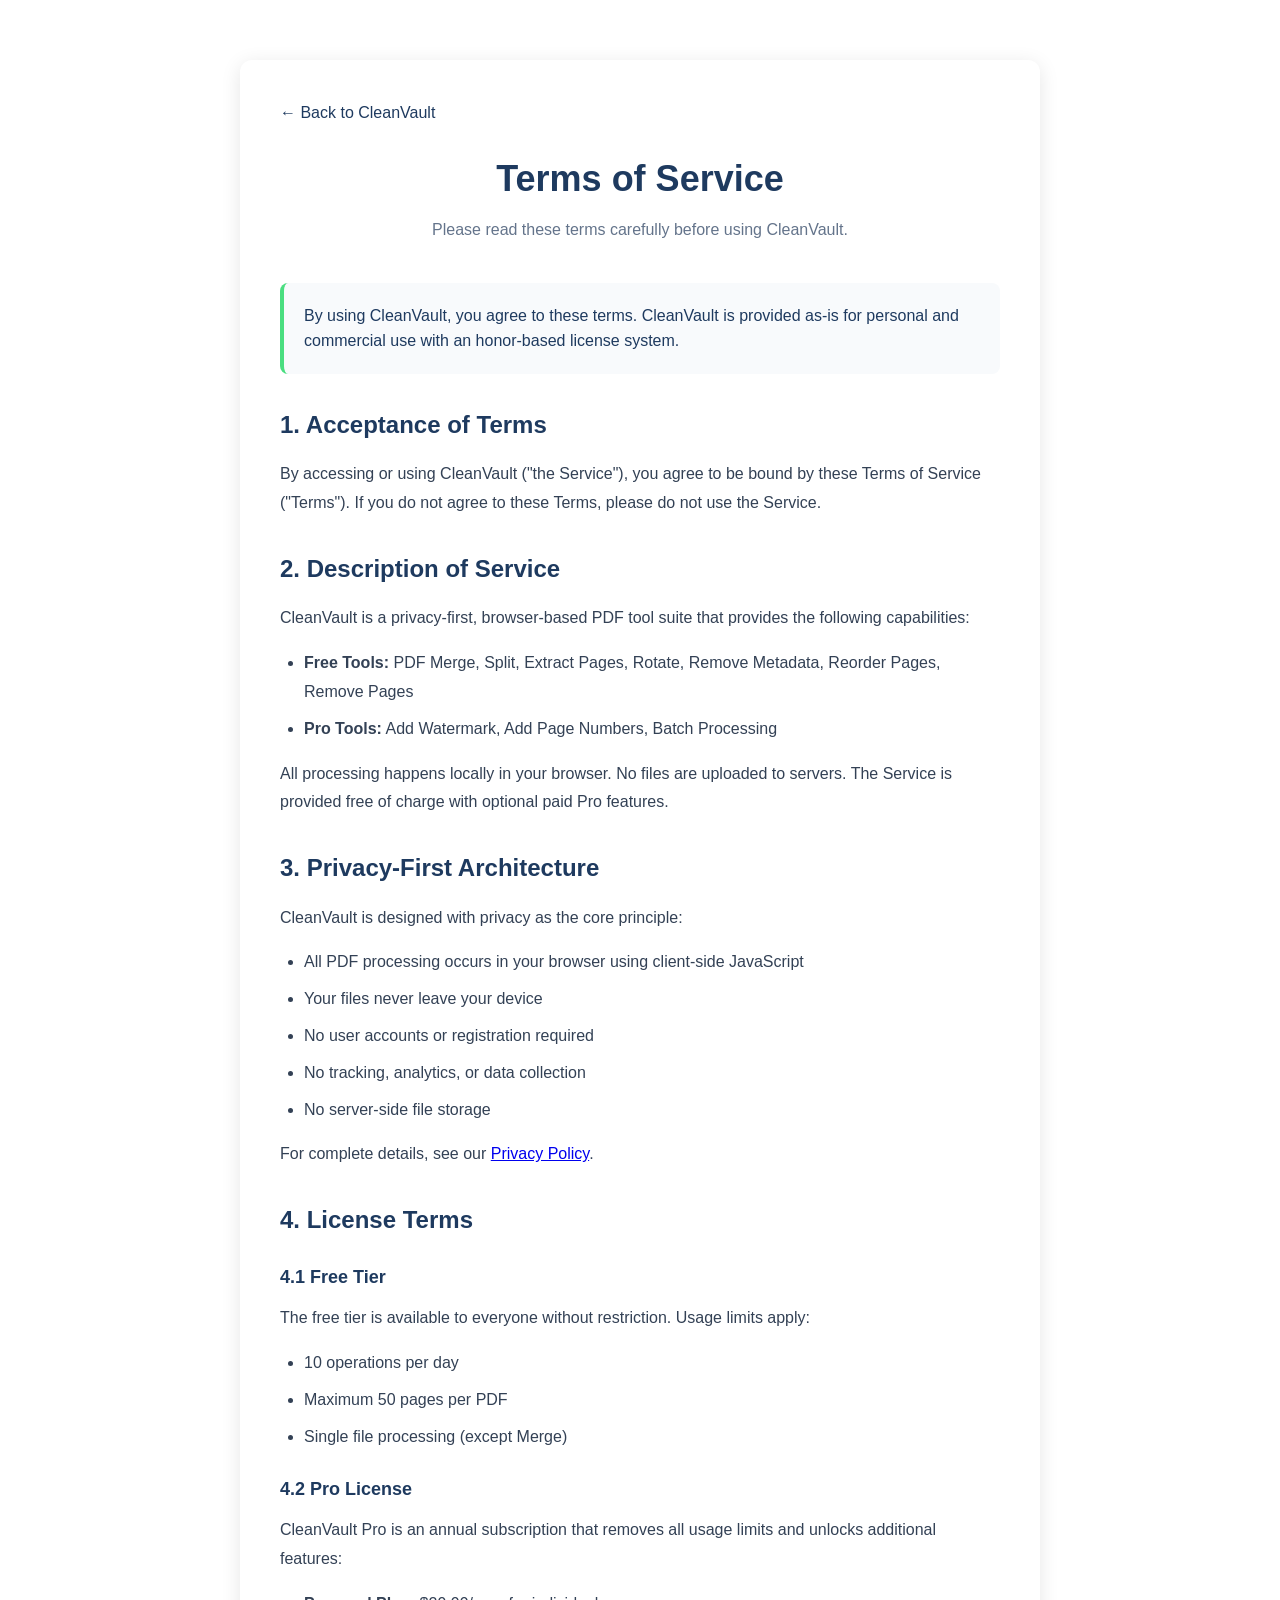
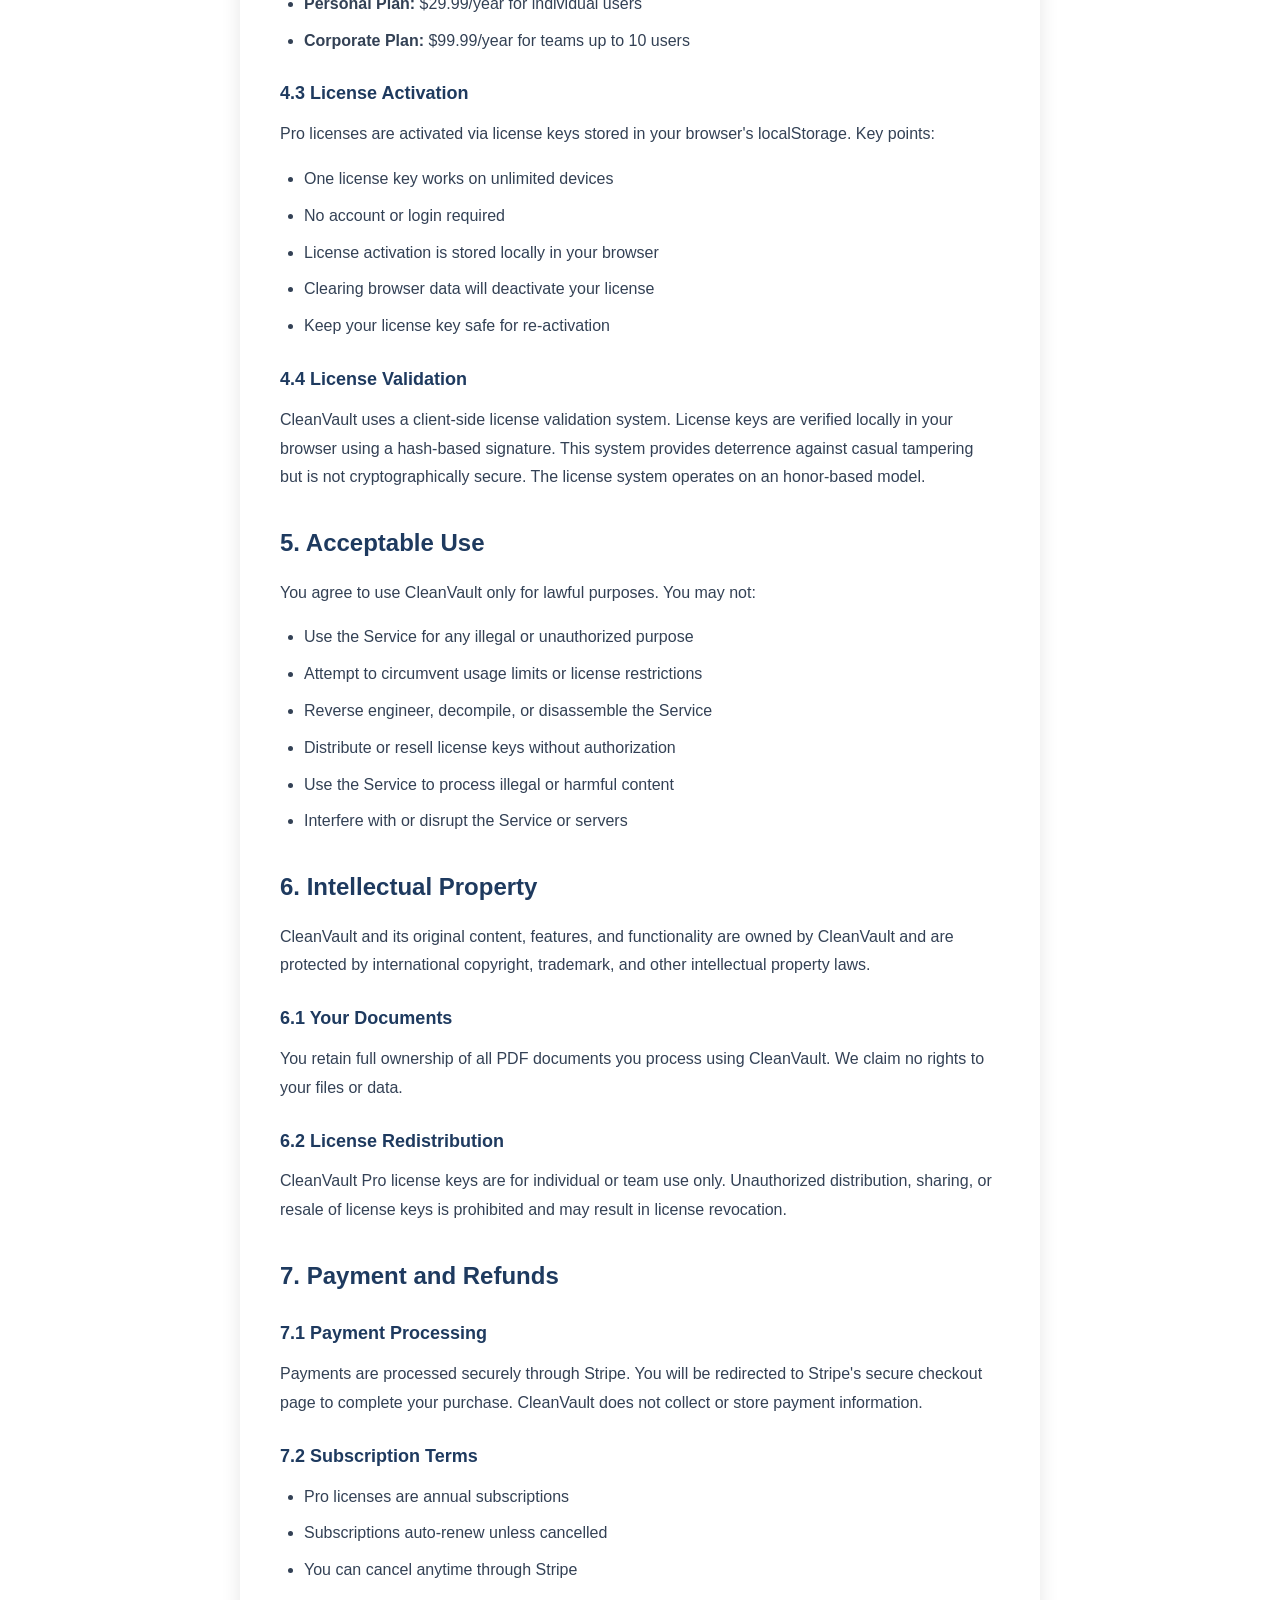
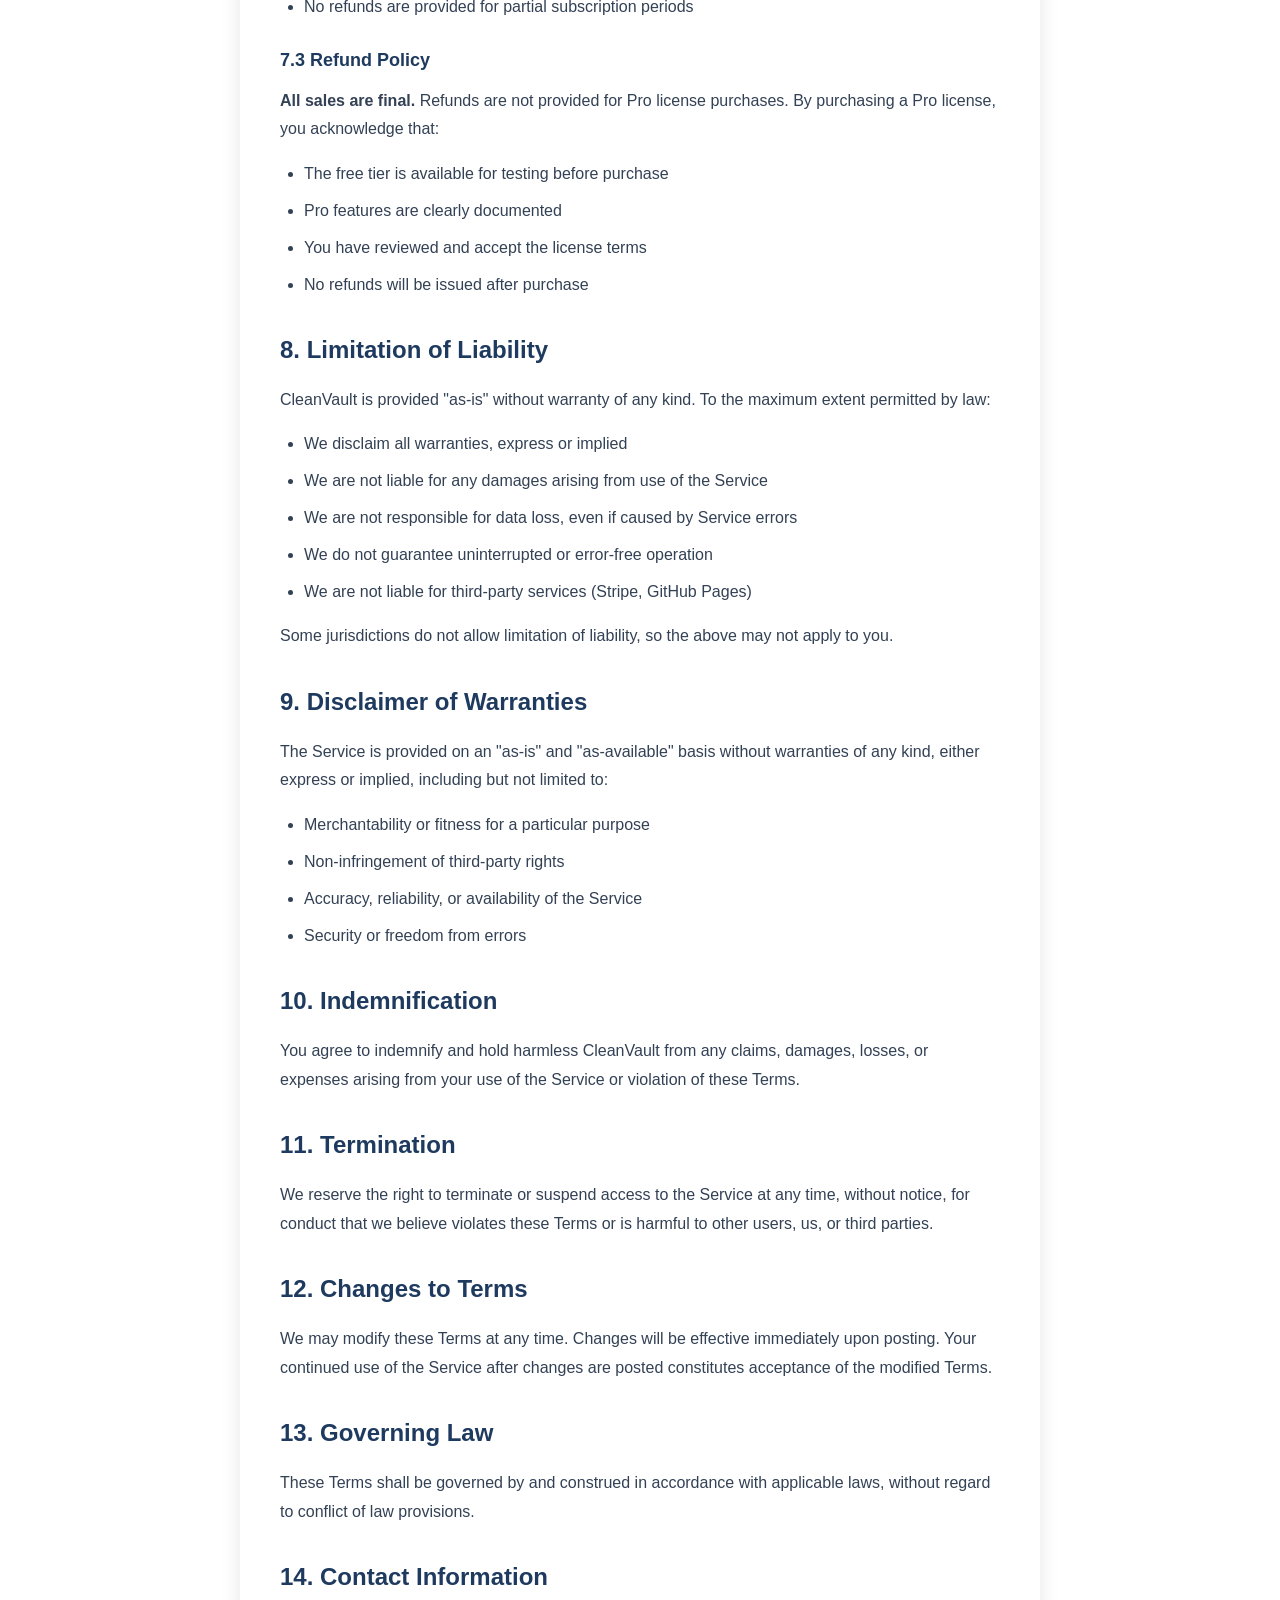
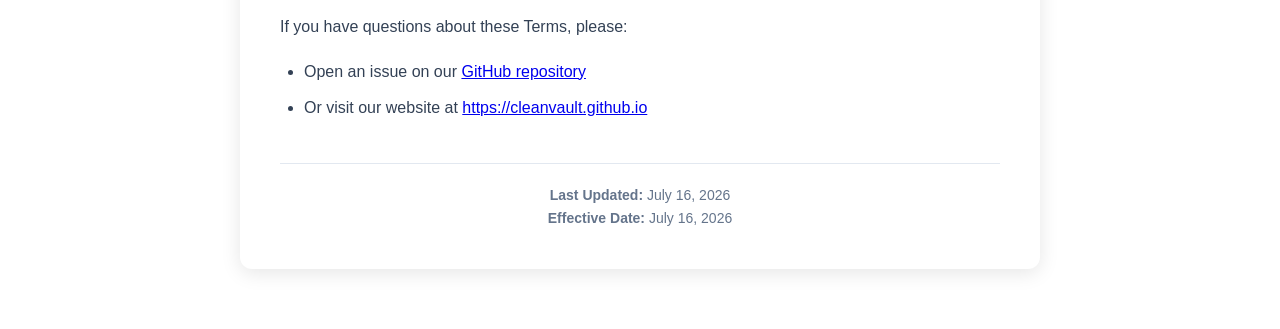
<file: terms.html>
<!DOCTYPE html>
<html lang="en">
<head>
    <meta charset="UTF-8">
    <meta name="viewport" content="width=device-width, initial-scale=1.0">
    <meta name="description" content="CleanVault Terms of Service - Usage terms, license agreement, and legal information for using CleanVault PDF tools.">
    <meta name="robots" content="noindex, nofollow">
    <meta name="author" content="CleanVault">
    
    <!-- Canonical URL -->
    <link rel="canonical" href="https://cleanvault.github.io/terms.html">
    
    <!-- Favicon -->
    <link rel="icon" type="image/x-icon" href="assets/favicon.ico">
    <link rel="icon" type="image/png" sizes="16x16" href="assets/favicon-16x16.png">
    <link rel="icon" type="image/png" sizes="32x32" href="assets/favicon-32x32.png">
    <link rel="icon" type="image/png" sizes="48x48" href="assets/favicon-48x48.png">
    <link rel="apple-touch-icon" sizes="180x180" href="assets/apple-touch-icon.png">
    <link rel="icon" type="image/svg+xml" href="assets/logo.svg">
    
    <!-- Stylesheet -->
    <link rel="stylesheet" href="style.css">
    
    <title>Terms of Service - CleanVault</title>
    <style>
        .legal-container {
            max-width: 800px;
            margin: 60px auto;
            padding: 40px;
            background: white;
            border-radius: 12px;
            box-shadow: 0 4px 20px rgba(0, 0, 0, 0.1);
        }

        .legal-header {
            text-align: center;
            margin-bottom: 40px;
        }

        .legal-header h1 {
            font-size: 36px;
            color: #1e3a5f;
            margin-bottom: 10px;
        }

        .legal-header p {
            color: #64748b;
            font-size: 16px;
        }

        .legal-section {
            margin-bottom: 32px;
        }

        .legal-section h2 {
            font-size: 24px;
            color: #1e3a5f;
            margin-bottom: 16px;
            margin-top: 32px;
        }

        .legal-section h3 {
            font-size: 18px;
            color: #1e3a5f;
            margin-top: 24px;
            margin-bottom: 12px;
        }

        .legal-section p {
            color: #334155;
            line-height: 1.8;
            margin-bottom: 16px;
        }

        .legal-section ul {
            margin-left: 24px;
            margin-bottom: 16px;
        }

        .legal-section li {
            color: #334155;
            line-height: 1.8;
            margin-bottom: 8px;
        }

        .highlight-box {
            background: #f8fafc;
            border-left: 4px solid #4ade80;
            padding: 20px;
            border-radius: 8px;
            margin: 24px 0;
        }

        .highlight-box p {
            margin: 0;
            color: #1e3a5f;
            font-weight: 500;
        }

        .back-link {
            display: inline-block;
            margin-bottom: 24px;
            color: #1e3a5f;
            text-decoration: none;
            font-weight: 500;
        }

        .back-link:hover {
            text-decoration: underline;
        }

        .last-updated {
            text-align: center;
            color: #64748b;
            font-size: 14px;
            margin-top: 40px;
            padding-top: 20px;
            border-top: 1px solid #e2e8f0;
        }
    </style>
</head>
<body>
    <div class="legal-container">
        <a href="index.html" class="back-link">← Back to CleanVault</a>
        
        <div class="legal-header">
            <h1>Terms of Service</h1>
            <p>Please read these terms carefully before using CleanVault.</p>
        </div>

        <div class="highlight-box">
            <p>By using CleanVault, you agree to these terms. CleanVault is provided as-is for personal and commercial use with an honor-based license system.</p>
        </div>

        <div class="legal-section">
            <h2>1. Acceptance of Terms</h2>
            <p>By accessing or using CleanVault ("the Service"), you agree to be bound by these Terms of Service ("Terms"). If you do not agree to these Terms, please do not use the Service.</p>
        </div>

        <div class="legal-section">
            <h2>2. Description of Service</h2>
            <p>CleanVault is a privacy-first, browser-based PDF tool suite that provides the following capabilities:</p>
            <ul>
                <li><strong>Free Tools:</strong> PDF Merge, Split, Extract Pages, Rotate, Remove Metadata, Reorder Pages, Remove Pages</li>
                <li><strong>Pro Tools:</strong> Add Watermark, Add Page Numbers, Batch Processing</li>
            </ul>
            <p>All processing happens locally in your browser. No files are uploaded to servers. The Service is provided free of charge with optional paid Pro features.</p>
        </div>

        <div class="legal-section">
            <h2>3. Privacy-First Architecture</h2>
            <p>CleanVault is designed with privacy as the core principle:</p>
            <ul>
                <li>All PDF processing occurs in your browser using client-side JavaScript</li>
                <li>Your files never leave your device</li>
                <li>No user accounts or registration required</li>
                <li>No tracking, analytics, or data collection</li>
                <li>No server-side file storage</li>
            </ul>
            <p>For complete details, see our <a href="privacy.html">Privacy Policy</a>.</p>
        </div>

        <div class="legal-section">
            <h2>4. License Terms</h2>
            
            <h3>4.1 Free Tier</h3>
            <p>The free tier is available to everyone without restriction. Usage limits apply:</p>
            <ul>
                <li>10 operations per day</li>
                <li>Maximum 50 pages per PDF</li>
                <li>Single file processing (except Merge)</li>
            </ul>
            
            <h3>4.2 Pro License</h3>
            <p>CleanVault Pro is an annual subscription that removes all usage limits and unlocks additional features:</p>
            <ul>
                <li><strong>Personal Plan:</strong> $29.99/year for individual users</li>
                <li><strong>Corporate Plan:</strong> $99.99/year for teams up to 10 users</li>
            </ul>
            
            <h3>4.3 License Activation</h3>
            <p>Pro licenses are activated via license keys stored in your browser's localStorage. Key points:</p>
            <ul>
                <li>One license key works on unlimited devices</li>
                <li>No account or login required</li>
                <li>License activation is stored locally in your browser</li>
                <li>Clearing browser data will deactivate your license</li>
                <li>Keep your license key safe for re-activation</li>
            </ul>
            
            <h3>4.4 License Validation</h3>
            <p>CleanVault uses a client-side license validation system. License keys are verified locally in your browser using a hash-based signature. This system provides deterrence against casual tampering but is not cryptographically secure. The license system operates on an honor-based model.</p>
        </div>

        <div class="legal-section">
            <h2>5. Acceptable Use</h2>
            <p>You agree to use CleanVault only for lawful purposes. You may not:</p>
            <ul>
                <li>Use the Service for any illegal or unauthorized purpose</li>
                <li>Attempt to circumvent usage limits or license restrictions</li>
                <li>Reverse engineer, decompile, or disassemble the Service</li>
                <li>Distribute or resell license keys without authorization</li>
                <li>Use the Service to process illegal or harmful content</li>
                <li>Interfere with or disrupt the Service or servers</li>
            </ul>
        </div>

        <div class="legal-section">
            <h2>6. Intellectual Property</h2>
            <p>CleanVault and its original content, features, and functionality are owned by CleanVault and are protected by international copyright, trademark, and other intellectual property laws.</p>
            
            <h3>6.1 Your Documents</h3>
            <p>You retain full ownership of all PDF documents you process using CleanVault. We claim no rights to your files or data.</p>
            
            <h3>6.2 License Redistribution</h3>
            <p>CleanVault Pro license keys are for individual or team use only. Unauthorized distribution, sharing, or resale of license keys is prohibited and may result in license revocation.</p>
        </div>

        <div class="legal-section">
            <h2>7. Payment and Refunds</h2>
            
            <h3>7.1 Payment Processing</h3>
            <p>Payments are processed securely through Stripe. You will be redirected to Stripe's secure checkout page to complete your purchase. CleanVault does not collect or store payment information.</p>
            
            <h3>7.2 Subscription Terms</h3>
            <ul>
                <li>Pro licenses are annual subscriptions</li>
                <li>Subscriptions auto-renew unless cancelled</li>
                <li>You can cancel anytime through Stripe</li>
                <li>No refunds are provided for partial subscription periods</li>
            </ul>
            
            <h3>7.3 Refund Policy</h3>
            <p><strong>All sales are final.</strong> Refunds are not provided for Pro license purchases. By purchasing a Pro license, you acknowledge that:</p>
            <ul>
                <li>The free tier is available for testing before purchase</li>
                <li>Pro features are clearly documented</li>
                <li>You have reviewed and accept the license terms</li>
                <li>No refunds will be issued after purchase</li>
            </ul>
        </div>

        <div class="legal-section">
            <h2>8. Limitation of Liability</h2>
            <p>CleanVault is provided "as-is" without warranty of any kind. To the maximum extent permitted by law:</p>
            <ul>
                <li>We disclaim all warranties, express or implied</li>
                <li>We are not liable for any damages arising from use of the Service</li>
                <li>We are not responsible for data loss, even if caused by Service errors</li>
                <li>We do not guarantee uninterrupted or error-free operation</li>
                <li>We are not liable for third-party services (Stripe, GitHub Pages)</li>
            </ul>
            <p>Some jurisdictions do not allow limitation of liability, so the above may not apply to you.</p>
        </div>

        <div class="legal-section">
            <h2>9. Disclaimer of Warranties</h2>
            <p>The Service is provided on an "as-is" and "as-available" basis without warranties of any kind, either express or implied, including but not limited to:</p>
            <ul>
                <li>Merchantability or fitness for a particular purpose</li>
                <li>Non-infringement of third-party rights</li>
                <li>Accuracy, reliability, or availability of the Service</li>
                <li>Security or freedom from errors</li>
            </ul>
        </div>

        <div class="legal-section">
            <h2>10. Indemnification</h2>
            <p>You agree to indemnify and hold harmless CleanVault from any claims, damages, losses, or expenses arising from your use of the Service or violation of these Terms.</p>
        </div>

        <div class="legal-section">
            <h2>11. Termination</h2>
            <p>We reserve the right to terminate or suspend access to the Service at any time, without notice, for conduct that we believe violates these Terms or is harmful to other users, us, or third parties.</p>
        </div>

        <div class="legal-section">
            <h2>12. Changes to Terms</h2>
            <p>We may modify these Terms at any time. Changes will be effective immediately upon posting. Your continued use of the Service after changes are posted constitutes acceptance of the modified Terms.</p>
        </div>

        <div class="legal-section">
            <h2>13. Governing Law</h2>
            <p>These Terms shall be governed by and construed in accordance with applicable laws, without regard to conflict of law provisions.</p>
        </div>

        <div class="legal-section">
            <h2>14. Contact Information</h2>
            <p>If you have questions about these Terms, please:</p>
            <ul>
                <li>Open an issue on our <a href="https://github.com/cleanvault/cleanvault.github.io" target="_blank" rel="noopener noreferrer">GitHub repository</a></li>
                <li>Or visit our website at <a href="https://cleanvault.github.io">https://cleanvault.github.io</a></li>
            </ul>
        </div>

        <div class="last-updated">
            <p><strong>Last Updated:</strong> July 16, 2026</p>
            <p><strong>Effective Date:</strong> July 16, 2026</p>
        </div>
    </div>
</body>
</html>
</file>
<file: style.css>
/* ============================================
   CleanVault - Privacy-First PDF Tools
   Modern SaaS Style Design
   ============================================ */

/* Reset and Base Styles */
* {
    margin: 0;
    padding: 0;
    box-sizing: border-box;
}

:root {
    --color-navy: #1e3a5f;
    --color-navy-dark: #152a45;
    --color-white: #ffffff;
    --color-gray-light: #f8fafc;
    --color-gray: #64748b;
    --color-gray-dark: #334155;
    --color-green: #4ade80;
    --color-green-dark: #22c55e;
    --color-error: #ef4444;
    --color-success: #10b981;
    --shadow-sm: 0 1px 2px 0 rgba(0, 0, 0, 0.05);
    --shadow-md: 0 4px 6px -1px rgba(0, 0, 0, 0.1), 0 2px 4px -1px rgba(0, 0, 0, 0.06);
    --shadow-lg: 0 10px 15px -3px rgba(0, 0, 0, 0.1), 0 4px 6px -2px rgba(0, 0, 0, 0.05);
    --shadow-xl: 0 20px 25px -5px rgba(0, 0, 0, 0.1), 0 10px 10px -5px rgba(0, 0, 0, 0.04);
}

body {
    font-family: -apple-system, BlinkMacSystemFont, 'Segoe UI', Roboto, 'Helvetica Neue', Arial, sans-serif;
    line-height: 1.6;
    color: var(--color-gray-dark);
    background-color: var(--color-white);
}

.container {
    max-width: 1200px;
    margin: 0 auto;
    padding: 0 20px;
}

/* Header */
.header {
    background-color: var(--color-white);
    border-bottom: 1px solid #e2e8f0;
    padding: 20px 0;
    position: sticky;
    top: 0;
    z-index: 100;
    box-shadow: var(--shadow-sm);
}

.header .container {
    display: flex;
    justify-content: space-between;
    align-items: center;
}

.logo {
    display: flex;
    align-items: center;
    gap: 12px;
}

.logo-icon {
    width: 32px;
    height: 32px;
}

.logo-text {
    font-size: 24px;
    font-weight: 700;
    color: var(--color-navy);
}

.nav {
    display: flex;
    gap: 32px;
}

.nav a {
    color: var(--color-gray);
    text-decoration: none;
    font-weight: 500;
    transition: color 0.2s;
}

.nav a:hover {
    color: var(--color-navy);
}

/* Hero Section */
.hero {
    background: linear-gradient(135deg, var(--color-navy) 0%, var(--color-navy-dark) 100%);
    color: var(--color-white);
    padding: 100px 0;
    text-align: center;
}

.hero h1 {
    font-size: 48px;
    font-weight: 800;
    margin-bottom: 20px;
    letter-spacing: -0.02em;
}

.hero-subtitle {
    font-size: 20px;
    margin-bottom: 16px;
    opacity: 0.95;
}

.hero-tagline {
    font-size: 18px;
    font-weight: 600;
    color: var(--color-green);
    margin-bottom: 32px;
}

.hero-buttons {
    display: flex;
    gap: 16px;
    justify-content: center;
    flex-wrap: wrap;
}

/* Buttons */
.btn {
    display: inline-block;
    padding: 14px 32px;
    font-size: 16px;
    font-weight: 600;
    border: none;
    border-radius: 8px;
    cursor: pointer;
    text-decoration: none;
    transition: all 0.2s;
    font-family: inherit;
}

.btn-primary {
    background-color: var(--color-green);
    color: var(--color-navy-dark);
}

.btn-primary:hover {
    background-color: var(--color-green-dark);
    transform: translateY(-2px);
    box-shadow: var(--shadow-lg);
}

.btn-primary:disabled {
    background-color: var(--color-gray);
    cursor: not-allowed;
    transform: none;
}

.btn-secondary {
    background-color: var(--color-white);
    color: var(--color-navy);
    border: 2px solid var(--color-navy);
}

.btn-secondary:hover {
    background-color: var(--color-navy);
    color: var(--color-white);
    transform: translateY(-2px);
    box-shadow: var(--shadow-lg);
}

.btn-back {
    background-color: transparent;
    color: var(--color-gray);
    border: 1px solid var(--color-gray);
    padding: 10px 20px;
    margin-bottom: 24px;
    font-size: 14px;
}

.btn-back:hover {
    background-color: var(--color-gray-light);
    color: var(--color-navy);
}

/* Tools Section */
.tools {
    padding: 80px 0;
    background-color: var(--color-gray-light);
}

.tools h2 {
    text-align: center;
    font-size: 36px;
    color: var(--color-navy);
    margin-bottom: 48px;
}

.tools-grid {
    display: grid;
    grid-template-columns: repeat(auto-fit, minmax(280px, 1fr));
    gap: 24px;
}

.tool-card {
    background-color: var(--color-white);
    padding: 32px;
    border-radius: 12px;
    box-shadow: var(--shadow-md);
    transition: transform 0.2s, box-shadow 0.2s;
    text-align: center;
}

.tool-card:hover {
    transform: translateY(-4px);
    box-shadow: var(--shadow-xl);
}

.tool-icon {
    color: var(--color-navy);
    margin-bottom: 20px;
}

.tool-card h3 {
    font-size: 24px;
    color: var(--color-navy);
    margin-bottom: 12px;
}

.tool-card p {
    color: var(--color-gray);
    margin-bottom: 24px;
    line-height: 1.6;
}

/* Tool Interface */
.tool-interface {
    padding: 60px 0;
    background-color: var(--color-white);
    min-height: 400px;
}

.tool-content {
    background-color: var(--color-gray-light);
    padding: 40px;
    border-radius: 12px;
    box-shadow: var(--shadow-md);
}

.tool-header {
    margin-bottom: 32px;
}

.tool-header h2 {
    font-size: 32px;
    color: var(--color-navy);
    margin-bottom: 8px;
}

.tool-header p {
    color: var(--color-gray);
}

/* File Upload Area */
.upload-area {
    border: 2px dashed #cbd5e1;
    border-radius: 12px;
    padding: 40px;
    text-align: center;
    background-color: var(--color-white);
    margin-bottom: 24px;
    transition: all 0.2s;
    cursor: pointer;
}

.upload-area:hover {
    border-color: var(--color-navy);
    background-color: #f1f5f9;
}

.upload-area.dragover {
    border-color: var(--color-green);
    background-color: #f0fdf4;
}

.upload-icon {
    color: var(--color-gray);
    margin-bottom: 16px;
}

.upload-area p {
    color: var(--color-gray);
    margin-bottom: 8px;
}

.upload-area input[type="file"] {
    display: none;
}

/* File List */
.file-list {
    margin: 24px 0;
}

.file-item {
    background-color: var(--color-white);
    padding: 16px;
    border-radius: 8px;
    margin-bottom: 12px;
    display: flex;
    justify-content: space-between;
    align-items: center;
    box-shadow: var(--shadow-sm);
}

.file-info {
    display: flex;
    align-items: center;
    gap: 12px;
    flex: 1;
}

.file-icon {
    color: var(--color-navy);
}

.file-name {
    font-weight: 500;
    color: var(--color-gray-dark);
}

.file-size {
    font-size: 14px;
    color: var(--color-gray);
}

.file-remove {
    background-color: transparent;
    border: none;
    color: var(--color-error);
    cursor: pointer;
    padding: 8px;
    font-size: 20px;
    line-height: 1;
}

.file-remove:hover {
    background-color: #fef2f2;
    border-radius: 4px;
}

/* Form Elements */
.form-group {
    margin-bottom: 20px;
}

.form-group label {
    display: block;
    font-weight: 600;
    color: var(--color-gray-dark);
    margin-bottom: 8px;
}

.form-group input,
.form-group textarea {
    width: 100%;
    padding: 12px 16px;
    border: 1px solid #cbd5e1;
    border-radius: 8px;
    font-size: 16px;
    font-family: inherit;
    transition: border-color 0.2s;
}

.form-group input:focus,
.form-group textarea:focus {
    outline: none;
    border-color: var(--color-navy);
    box-shadow: 0 0 0 3px rgba(30, 58, 95, 0.1);
}

.form-group textarea {
    resize: vertical;
    min-height: 100px;
}

.form-hint {
    font-size: 14px;
    color: var(--color-gray);
    margin-top: 6px;
}

/* Radio Buttons */
.radio-group {
    display: flex;
    gap: 16px;
    flex-wrap: wrap;
}

.radio-option {
    display: flex;
    align-items: center;
    gap: 8px;
    padding: 12px 20px;
    border: 1px solid #cbd5e1;
    border-radius: 8px;
    cursor: pointer;
    transition: all 0.2s;
}

.radio-option:hover {
    border-color: var(--color-navy);
    background-color: #f8fafc;
}

.radio-option input[type="radio"] {
    width: auto;
    margin: 0;
}

.radio-option:has(input:checked) {
    border-color: var(--color-navy);
    background-color: #f1f5f9;
}

/* Action Buttons */
.tool-actions {
    display: flex;
    gap: 12px;
    margin-top: 24px;
    flex-wrap: wrap;
}

/* Status Messages */
.status {
    padding: 16px;
    border-radius: 8px;
    margin: 16px 0;
    display: none;
}

.status.show {
    display: block;
}

.status.success {
    background-color: #d1fae5;
    color: #065f46;
    border: 1px solid #6ee7b7;
}

.status.error {
    background-color: #fee2e2;
    color: #991b1b;
    border: 1px solid #fca5a5;
}

.status.info {
    background-color: #dbeafe;
    color: #1e40af;
    border: 1px solid #93c5fd;
}

/* Page Info */
.page-info {
    background-color: var(--color-white);
    padding: 16px;
    border-radius: 8px;
    margin-bottom: 24px;
    box-shadow: var(--shadow-sm);
}

.page-info strong {
    color: var(--color-navy);
}

/* Privacy Section */
.privacy {
    padding: 80px 0;
    background-color: var(--color-white);
}

.privacy h2 {
    text-align: center;
    font-size: 36px;
    color: var(--color-navy);
    margin-bottom: 48px;
}

.privacy-content {
    display: grid;
    grid-template-columns: repeat(auto-fit, minmax(280px, 1fr));
    gap: 32px;
}

.privacy-item {
    text-align: center;
    padding: 32px;
}

.privacy-item svg {
    color: var(--color-green);
    margin-bottom: 20px;
}

.privacy-item h3 {
    font-size: 24px;
    color: var(--color-navy);
    margin-bottom: 12px;
}

.privacy-item p {
    color: var(--color-gray);
    line-height: 1.6;
}

/* About Section */
.about {
    padding: 80px 0;
    background-color: var(--color-gray-light);
}

.about h2 {
    text-align: center;
    font-size: 36px;
    color: var(--color-navy);
    margin-bottom: 24px;
}

.about p {
    text-align: center;
    max-width: 800px;
    margin: 0 auto 16px;
    color: var(--color-gray);
    line-height: 1.8;
}

.benefits-list {
    max-width: 600px;
    margin: 24px auto;
    padding: 0;
    list-style: none;
    text-align: left;
}

.benefits-list li {
    padding: 8px 0;
    color: var(--color-gray-dark);
    font-size: 16px;
    border-bottom: 1px solid #e2e8f0;
}

.benefits-list li:last-child {
    border-bottom: none;
}

.upgrade-placeholder {
    text-align: center;
    margin-top: 48px;
    padding: 32px;
    background-color: var(--color-white);
    border-radius: 12px;
    box-shadow: var(--shadow-md);
    max-width: 500px;
    margin-left: auto;
    margin-right: auto;
}

.upgrade-placeholder h3 {
    font-size: 24px;
    color: var(--color-navy);
    margin-bottom: 12px;
}

.upgrade-placeholder p {
    color: var(--color-gray);
    margin-bottom: 20px;
}

/* Pro Badge */
.pro-badge {
    display: inline-block;
    padding: 4px 12px;
    border-radius: 12px;
    font-size: 12px;
    font-weight: 700;
    text-transform: uppercase;
    letter-spacing: 0.5px;
    background-color: #e2e8f0;
    color: var(--color-gray);
    margin-left: 8px;
}

.pro-badge.active {
    background-color: var(--color-green);
    color: var(--color-navy-dark);
}

/* Pro Tool Cards */
.pro-tool {
    position: relative;
    border: 2px solid #e2e8f0;
}

.pro-badge-card {
    position: absolute;
    top: 12px;
    right: 12px;
    background-color: var(--color-green);
    color: var(--color-navy-dark);
    padding: 4px 10px;
    border-radius: 8px;
    font-size: 11px;
    font-weight: 700;
    text-transform: uppercase;
    letter-spacing: 0.5px;
    z-index: 10;
}

.pro-tool.locked {
    opacity: 0.7;
    cursor: not-allowed;
}

.pro-tool.locked::after {
    content: '';
    position: absolute;
    top: 0;
    left: 0;
    right: 0;
    bottom: 0;
    background-color: rgba(255, 255, 255, 0.5);
    border-radius: 12px;
    pointer-events: none;
}

.upgrade-prompt {
    text-align: center;
    padding: 20px;
    background-color: #fef3c7;
    border: 1px solid #fbbf24;
    border-radius: 8px;
    margin-top: 16px;
}

.upgrade-prompt p {
    color: #92400e;
    margin-bottom: 12px;
}

.upgrade-prompt .btn {
    background-color: #fbbf24;
    color: #92400e;
}

.upgrade-prompt .btn:hover {
    background-color: #f59e0b;
}

.pro-label {
    display: inline-block;
    background-color: var(--color-green);
    color: var(--color-navy-dark);
    padding: 2px 8px;
    border-radius: 4px;
    font-size: 12px;
    font-weight: 700;
    text-transform: uppercase;
    margin-left: 8px;
    vertical-align: middle;
}

/* Activation Section */
.activation-section {
    max-width: 500px;
    margin: 32px auto 0;
    padding: 32px;
    background-color: var(--color-white);
    border-radius: 12px;
    box-shadow: var(--shadow-md);
    text-align: center;
}

.activation-section h3 {
    font-size: 24px;
    color: var(--color-navy);
    margin-bottom: 12px;
}

.activation-section p {
    color: var(--color-gray);
    margin-bottom: 20px;
}

.activation-form {
    display: flex;
    gap: 12px;
    margin-bottom: 16px;
}

.license-input {
    flex: 1;
    padding: 12px 16px;
    border: 1px solid #cbd5e1;
    border-radius: 8px;
    font-size: 16px;
    font-family: monospace;
    letter-spacing: 1px;
}

.license-input:focus {
    outline: none;
    border-color: var(--color-navy);
    box-shadow: 0 0 0 3px rgba(30, 58, 95, 0.1);
}

.activation-status {
    font-weight: 600;
    margin-bottom: 12px;
    min-height: 24px;
}

.activation-status.success {
    color: var(--color-success);
}

.activation-status.error {
    color: var(--color-error);
}

/* Pricing Section */
.pricing {
    padding: 80px 0;
    background-color: var(--color-white);
}

.pricing h2 {
    text-align: center;
    font-size: 36px;
    color: var(--color-navy);
    margin-bottom: 16px;
}

.pricing-subtitle {
    text-align: center;
    max-width: 600px;
    margin: 0 auto 48px;
    color: var(--color-gray);
    font-size: 18px;
}

.pricing-grid {
    display: grid;
    grid-template-columns: repeat(auto-fit, minmax(300px, 1fr));
    gap: 24px;
    max-width: 1000px;
    margin: 0 auto;
}

.pricing-card {
    background-color: var(--color-white);
    border: 2px solid #e2e8f0;
    border-radius: 16px;
    padding: 40px;
    box-shadow: var(--shadow-md);
    text-align: center;
    transition: transform 0.2s, box-shadow 0.2s;
    position: relative;
}

.pricing-card:hover {
    transform: translateY(-4px);
    box-shadow: var(--shadow-xl);
}

.pricing-card.corporate {
    border-color: var(--color-navy);
}

.pricing-badge {
    display: inline-block;
    background-color: #fbbf24;
    color: #92400e;
    padding: 6px 16px;
    border-radius: 20px;
    font-size: 13px;
    font-weight: 700;
    text-transform: uppercase;
    letter-spacing: 0.5px;
    margin-bottom: 16px;
}

.pricing-card.corporate .pricing-badge {
    background-color: var(--color-green);
    color: var(--color-navy-dark);
}

.pricing-description {
    color: var(--color-gray);
    font-size: 16px;
    margin-bottom: 16px;
}

.pricing-guarantee {
    text-align: center;
    margin-top: 32px;
    padding: 20px;
    background-color: #f0fdf4;
    border-radius: 12px;
    max-width: 600px;
    margin-left: auto;
    margin-right: auto;
}

.pricing-guarantee p {
    color: #065f46;
    font-weight: 500;
    font-size: 16px;
}

.pricing-header {
    margin-bottom: 32px;
}

.pricing-header h3 {
    font-size: 28px;
    color: var(--color-navy);
    margin-bottom: 16px;
}

.pricing-price {
    display: flex;
    align-items: baseline;
    justify-content: center;
    gap: 4px;
}

.price {
    font-size: 56px;
    font-weight: 800;
    color: var(--color-navy);
}

.period {
    font-size: 20px;
    color: var(--color-gray);
}

.pricing-features {
    list-style: none;
    text-align: left;
    margin-bottom: 32px;
}

.pricing-features li {
    padding: 12px 0;
    color: var(--color-gray-dark);
    font-size: 16px;
    border-bottom: 1px solid #e2e8f0;
}

.pricing-features li:last-child {
    border-bottom: none;
}

.btn-pricing {
    width: 100%;
    padding: 18px 32px;
    font-size: 18px;
}

.pricing-note {
    margin-top: 16px;
    font-size: 14px;
    color: var(--color-gray);
}

/* Upgrade Button */
.btn-upgrade {
    background-color: var(--color-green);
    color: var(--color-navy-dark);
    border: none;
    width: 100%;
    margin-top: 8px;
}

.btn-upgrade:hover {
    background-color: var(--color-green-dark);
    transform: translateY(-2px);
    box-shadow: var(--shadow-lg);
}

/* Feedback Section */
.feedback {
    padding: 80px 0;
    background-color: var(--color-gray-light);
    text-align: center;
}

.feedback h2 {
    font-size: 36px;
    color: var(--color-navy);
    margin-bottom: 16px;
}

.feedback p {
    color: var(--color-gray);
    margin-bottom: 24px;
    font-size: 18px;
}

/* Footer */
.footer {
    background-color: var(--color-navy);
    color: var(--color-white);
    padding: 40px 0;
    text-align: center;
}

.footer-content {
    display: flex;
    flex-direction: column;
    align-items: center;
    gap: 12px;
}

.footer-logo {
    display: flex;
    align-items: center;
    gap: 8px;
    font-size: 20px;
    font-weight: 700;
}

.footer-logo .logo-icon {
    width: 24px;
    height: 24px;
}

.footer-tagline {
    color: var(--color-green);
    font-weight: 500;
}

.footer-trust {
    color: rgba(255, 255, 255, 0.85);
    font-size: 14px;
    line-height: 1.6;
    max-width: 600px;
    margin: 0 auto;
}

/* Responsive Design */
@media (max-width: 768px) {
    .hero h1 {
        font-size: 36px;
    }

    .hero-subtitle {
        font-size: 18px;
    }

    .header .container {
        flex-direction: column;
        gap: 16px;
    }

    .nav {
        gap: 16px;
    }

    .tools-grid {
        grid-template-columns: 1fr;
    }

    .privacy-content {
        grid-template-columns: 1fr;
    }

    .tool-actions {
        flex-direction: column;
    }

    .btn {
        width: 100%;
    }
}

@media (max-width: 480px) {
    .hero {
        padding: 60px 0;
    }

    .hero h1 {
        font-size: 28px;
    }

    .tools,
    .privacy,
    .about {
        padding: 60px 0;
    }

    .tools h2,
    .privacy h2,
    .about h2 {
        font-size: 28px;
    }
}

/* Loading Spinner */
.spinner {
    display: inline-block;
    width: 20px;
    height: 20px;
    border: 3px solid rgba(255, 255, 255, 0.3);
    border-radius: 50%;
    border-top-color: var(--color-white);
    animation: spin 0.8s linear infinite;
}

@keyframes spin {
    to { transform: rotate(360deg); }
}

/* Progress Bar */
.progress-container {
    width: 100%;
    background-color: #e2e8f0;
    border-radius: 8px;
    overflow: hidden;
    margin: 16px 0;
}

.progress-bar {
    height: 8px;
    background-color: var(--color-green);
    transition: width 0.3s ease;
    width: 0%;
}

/* Drag and Drop Visual Feedback */
.drag-handle {
    cursor: move;
    color: var(--color-gray);
    padding: 4px 8px;
}

.drag-handle:hover {
    color: var(--color-navy);
}

.file-item.dragging {
    opacity: 0.5;
    background-color: #f1f5f9;
}

/* Reorder pages list */
.reorder-pages-list {
    max-height: 500px;
    overflow-y: auto;
    border: 2px dashed #e5e7eb;
    border-radius: 8px;
    padding: 16px;
    background: #f9fafb;
}

.page-item {
    display: flex;
    align-items: center;
    gap: 12px;
    padding: 12px;
    margin-bottom: 8px;
    background: white;
    border: 1px solid #e5e7eb;
    border-radius: 6px;
    cursor: move;
    transition: all 0.2s;
}

.page-item:hover {
    border-color: var(--color-green);
    box-shadow: 0 2px 4px rgba(0, 0, 0, 0.1);
}

.page-item.dragging {
    opacity: 0.5;
    background: #f0fdf4;
}

.page-item .drag-handle {
    cursor: move;
    color: #9ca3af;
    font-size: 18px;
    user-select: none;
}

.page-item:hover .drag-handle {
    color: var(--color-green);
}

.page-number {
    font-weight: 500;
    color: var(--color-navy);
}

/* ============================================
   Accessibility Styles (SEO & UX)
   ============================================ */

/* Skip to main content link */
.skip-link {
    position: absolute;
    top: -40px;
    left: 0;
    background: var(--color-navy);
    color: var(--color-white);
    padding: 8px 16px;
    z-index: 10000;
    text-decoration: none;
    font-weight: 600;
    border-radius: 0 0 4px 0;
    transition: top 0.3s;
}

.skip-link:focus {
    top: 0;
}

/* Visually hidden but accessible to screen readers */
.visually-hidden {
    position: absolute;
    width: 1px;
    height: 1px;
    padding: 0;
    margin: -1px;
    overflow: hidden;
    clip: rect(0, 0, 0, 0);
    white-space: nowrap;
    border: 0;
}

/* Enhanced focus styles for keyboard navigation */
*:focus-visible {
    outline: 2px solid var(--color-green);
    outline-offset: 2px;
}

/* Ensure sufficient color contrast */
a:focus,
button:focus,
input:focus,
textarea:focus {
    outline: 2px solid var(--color-green);
    outline-offset: 2px;
}

/* Screen reader only content */
.sr-only {
    position: absolute;
    width: 1px;
    height: 1px;
    padding: 0;
    margin: -1px;
    overflow: hidden;
    clip: rect(0, 0, 0, 0);
    white-space: nowrap;
    border-width: 0;
}

/* High contrast mode support */
@media (forced-colors: active) {
    .btn-primary {
        border: 2px solid ButtonText;
    }
    
    .btn-secondary {
        border: 2px solid ButtonText;
    }
}

/* Reduced motion support */
@media (prefers-reduced-motion: reduce) {
    *,
    *::before,
    *::after {
        animation-duration: 0.01ms !important;
        animation-iteration-count: 1 !important;
        transition-duration: 0.01ms !important;
    }
}

/* Print styles */
@media print {
    .header,
    .footer,
    .btn,
    .hero-buttons {
        display: none;
    }
    
    body {
        font-size: 12pt;
        color: #000;
        background: #fff;
    }
    
    a {
        text-decoration: underline;
    }
}
</file>
